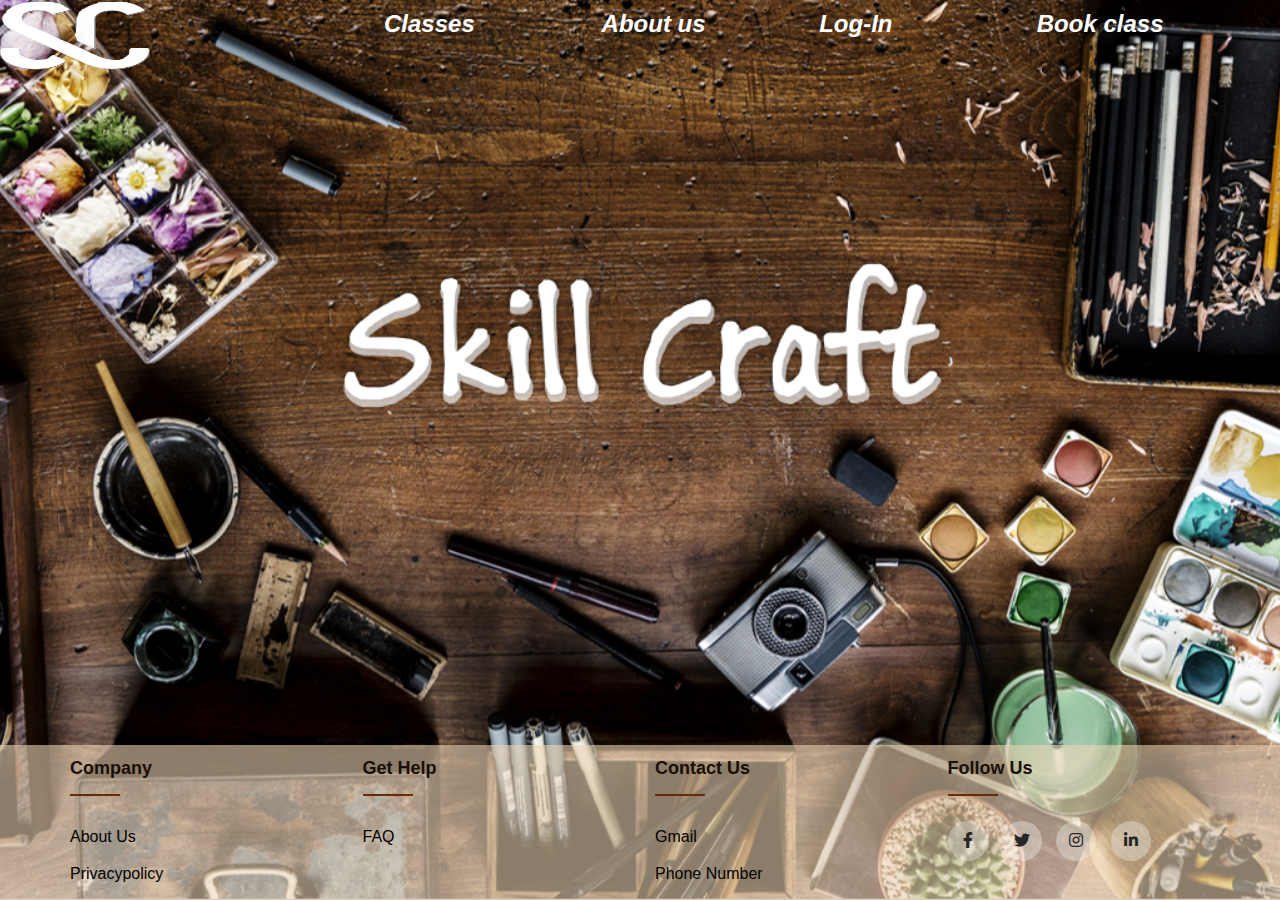
<file: index.html>
<!DOCTYPE html>
<html>
<head>
<title>Skillcraft</title>
<link rel="icon" type="image/x-icon" href="picture\1.png">
<meta charset="UTF-8">
<meta name="viewport" content="width=device-width, initial-scale=1">
<link rel="stylesheet" href="css/style.css">
<link rel="stylesheet" type="text/css" href="https://cdnjs.cloudflare.com/ajax/libs/font-awesome/5.15.1/css/all.min.css">
<style>
    body {
  background-image: url('Screenshot 2023-12-17 200511.png');
  min-height: 50%;
  background-position: center;
  background-size: cover;
}

</style>
</head>
<body>
    <ul>
            <li style="width:30%; float: left;" ><h4 style="text-align:left;"><a href="projet.html">
                <img src="picture\8.png" alt="Home" width="150" height="70">
            </a></h4></li>
            <li style="width: 17%; float: left;"><h4><div class="dropdown">
                Classes
                <div class="dropdown-content">
                  <a href="dance.html">Dance</a>
                  <a href="music.html">Music</a>
                  <a href="art.html">Art</a>
                  <a href="photograph.html">Photograph</a>
                </div>
              </div></h4></li>
            <li style="width: 17%; float: left;"><h4><a href="about.html">About us</a></h4></li>
            <li style="width: 17%; float: left;"><h4><a href="login.html">Log-In</a></h4></li>  
            <li style="width: 17%; float: left;"><h4><a href="bookclasses.html">Book class</a></h4></li> 
    </ul>
<footer class="footer">
    <div class="container">
        <div class="row">
            <div class="footer-col">
                <h4>company</h4>
                <ul>
                    <li><a href="about.html">about us</a></li>
                    <li><a href="privacypolicy.html">privacypolicy</a></li>
                </ul>
            </div>
            <div class="footer-col">
                <h4>get help</h4>
                <ul>
                    <li><a href="FAQ.html">FAQ</a></li></ul>
            </div>
            <div class="footer-col">
                <h4>contact us</h4>
                <ul>
                    <li><a href="mailto:skillcraft@gmail.com">gmail</a></li>
                    <li><a href="tel:76558767">phone number</a></li>
                </ul>
            </div>
            <div class="footer-col">
                <h4>follow us</h4>
                <div class="social-links">
                    <a href="https://www.facebook.com/photo/?fbid=122107455248128323&set=a.122107455290128323&__tn__=%3C"><i class="fab fa-facebook-f"></i></a>
                    <a href="https://twitter.com/Skill_crafters/photo"><i class="fab fa-twitter"></i></a>
                    <a href="https://www.instagram.com/skillcraft017/"><i class="fab fa-instagram"></i></a>
                    <a href="https://www.linkedin.com/company/skill-craft"><i class="fab fa-linkedin-in"></i></a>
                </div>
            </div>
        </div>
    </div>
</footer>
</body>
</html>
</file>
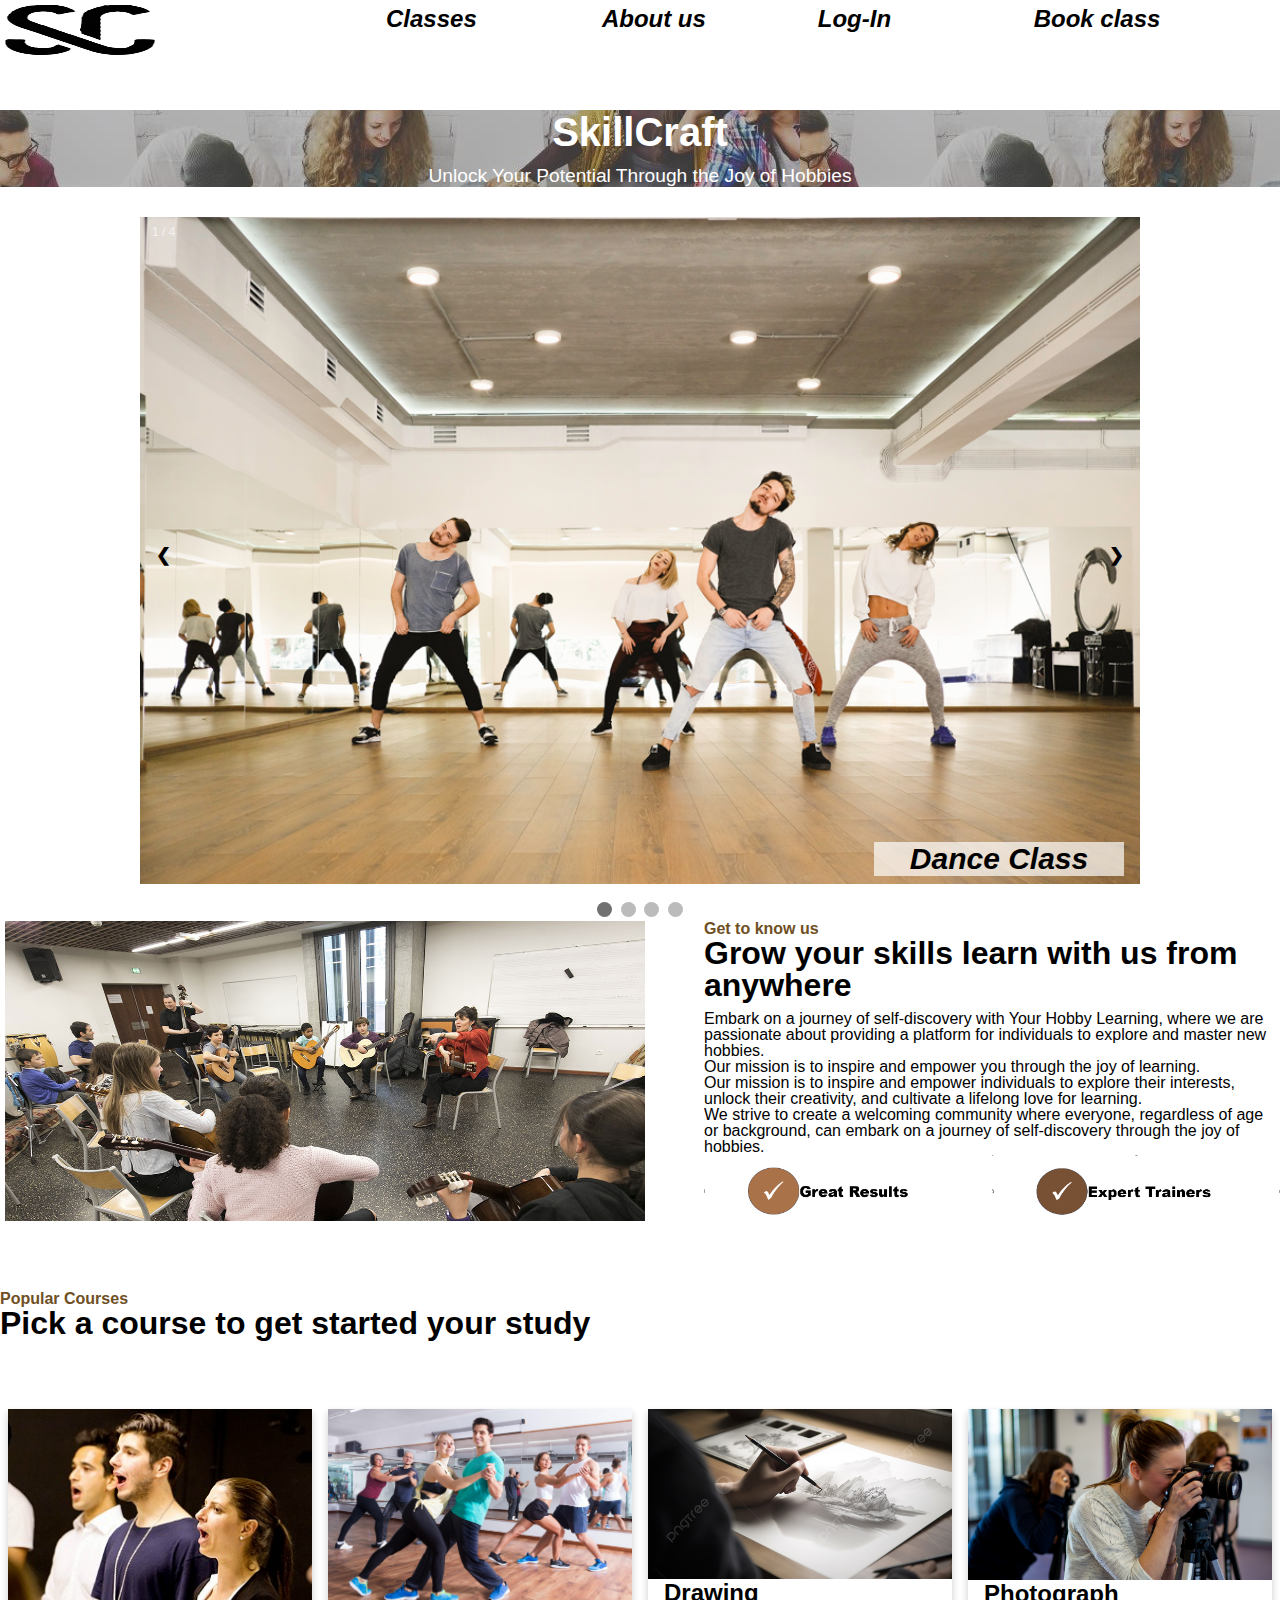
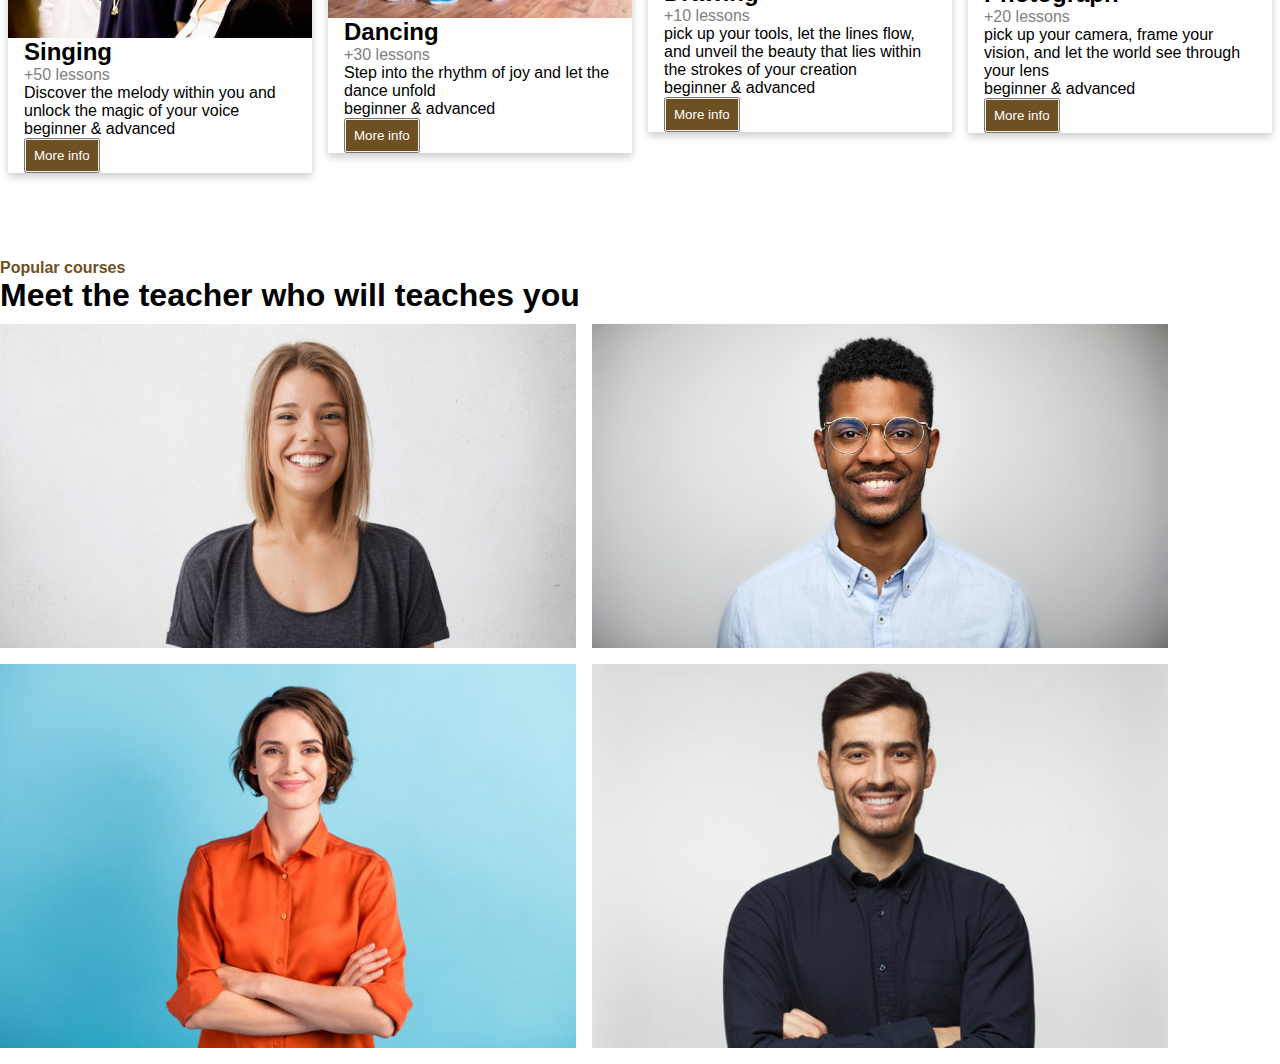
<file: about.html>
<!DOCTYPE html>
<html>
<head>
<title>About us-Skillcraft</title>
<link rel="icon" type="image/x-icon" href="picture\1.png">
<meta charset="UTF-8">
<meta name="viewport" content="width=device-width, initial-scale=1">
<link rel="stylesheet" href="css/style2.css">
<style>
  header {
              text-align: center;
              margin-top: 100px;
              margin-bottom: 30px;
              color: #ffffff;
              background-image:url('hobbies.jpg');
          }
</style>
</head>
<body>
<div class="sticky">
  <ul>
    <li style="width:30%; float: left;" ><h4 style="text-align:left;"><a href="projet.html">
        <img src="picture\1.png" alt="Home" width="150" height="50">
    </a></h4></li>
    <li style="width: 17%; float: left;"><h4><div class="dropdown">
        Classes
        <div class="dropdown-content">
          <a href="dance.html">Dance</a>
          <a href="music.html">Music</a>
          <a href="art.html">Art</a>
          <a href="photograph.html">Photograph</a>
        </div>
      </div></h4></li>
    <li style="width: 17%; float: left;"><h4><a href="about.html">About us</a></h4></li>
    <li style="width: 17%; float: left;"><h4><a href="login.html">Log-In</a></h4></li>
    <li style="width: 17%; float: left;"><h4><a href="bookclasses.html">Book class</a></h4></li>    
</ul>
</div>

<header>
    <h1 style="font-size: 2.5em; color: white;">SkillCraft</h1>
    <p style="font-size: 1.2em;">Unlock Your Potential Through the Joy of Hobbies</p>
</header>
<div class="slideshow-container">

  <div class="mySlides fade">
    <div class="numbertext">1 / 4</div>
    <img src="picture\Dance-Studio-for-Adults.jpg" style="width:100%">
    <div class="text1">Dance Class</div>
  </div>
  
  <div class="mySlides fade">
    <div class="numbertext">2 / 4</div>
    <img src="picture\Wenger_1712_SA_IMAGE.jpg" style="width:100%">
    <div class="text1">Music Class</div>
  </div>
  
  <div class="mySlides fade">
    <div class="numbertext">3 / 4</div>
    <img src="picture\draw-class900.jpg" style="width:100%">
    <div class="text1">Art class</div>
  </div>
  
  <div class="mySlides fade">
    <div class="numbertext">4 / 4</div>
    <img src="picture\Still-life-direction.jpg" style="width:100%">
    <div class="text1">photograph class</div>
  </div>

  <a class="prev" onclick="plusSlides(-1)">❮</a>
  <a class="next" onclick="plusSlides(1)">❯</a>
  
  </div>
  <br>
  
  <div style="text-align:center">
    <span class="dot" onclick="currentSlide(1)"></span> 
    <span class="dot" onclick="currentSlide(2)"></span> 
    <span class="dot" onclick="currentSlide(3)"></span> 
    <span class="dot" onclick="currentSlide(4)"></span> 
  </div>
  
  <script>
  let slideIndex = 1;
  showSlides(slideIndex);
  
  function plusSlides(n) {
    showSlides(slideIndex += n);
  }
  
  function currentSlide(n) {
    showSlides(slideIndex = n);
  }
  
  function showSlides(n) {
    let i;
    let slides = document.getElementsByClassName("mySlides");
    let dots = document.getElementsByClassName("dot");
    if (n > slides.length) {slideIndex = 1}    
    if (n < 1) {slideIndex = slides.length}
    for (i = 0; i < slides.length; i++) {
      slides[i].style.display = "none";  
    }
    for (i = 0; i < dots.length; i++) {
      dots[i].className = dots[i].className.replace(" active", "");
    }
    slides[slideIndex-1].style.display = "block";  
    dots[slideIndex-1].className += " active";
  }
  </script>


<img class="img_deg" src="picture\conservatoire-interieur-classe-1200x630.jpg" alt="conservatoire">
<div class="paragraphe1">
    <h4>Get to know us</h4>
    <h1>Grow your skills learn with us from anywhere</h1>
        <p>Embark on a journey of self-discovery with Your Hobby Learning, where we are passionate about providing a platform for individuals to explore and master new hobbies.<br>
         Our mission is to inspire and empower you through the joy of learning.<br>
         Our mission is to inspire and empower individuals to explore their interests, unlock their creativity, and cultivate a lifelong love for learning.<br>
        We strive to create a welcoming community where everyone, regardless of age or background, can embark on a journey of self-discovery through the joy of hobbies.</p>
        <img class="img" src="picture\1 (2).png" >
        <img class="img" src="picture\2.png">
        </h2>
</div>
<div class="paragraphe2">
    <h4>Popular Courses</h4>
    <h1>Pick a course to get started your study</h1>
</div>
<div class="row">
  <div class="column">
    <div class="card">
      <img src="picture\3.jpg" alt="Music" style="width:100%">
      <div class="container">
        <h2>Singing</h2>
        <p class="title">+50 lessons</p>
        <p>Discover the melody within you and unlock the magic of your voice</p>
        <p>beginner & advanced</p>
        <p><button class="button"><a href="signin.html">More info</a></button></p>
      </div>
    </div>
  </div>

  <div class="column">
    <div class="card">
      <img src="picture\4.jpg" alt="Dance" style="width:100%">
      <div class="container">
        <h2>Dancing</h2>
        <p class="title">+30 lessons</p>
        <p>Step into the rhythm of joy and let the dance unfold</p>
        <p>beginner & advanced</p>
        <p><button class="button"><a href="dance.html">More info</a></button></p>
      </div>
    </div>
  </div>
  
  <div class="column">
    <div class="card">
      <div class="img1"><img src="picture\5.jpg" alt="Draws" style="width:100%"></div>
      <div class="container">
        <h2>Drawing</h2>
        <p class="title">+10 lessons</p>
        <p> pick up your tools, let the lines flow, and unveil the beauty that lies within the strokes of your creation</p>
        <p>beginner & advanced</p>
        <p><button class="button"><a href="drawing.html">More info</a></button></p>
      </div>
    </div>
  </div>

  <div class="column">
    <div class="card">
      <img src="picture\6.jpg" alt="Photograph" style="width:100%">
      <div class="container">
        <h2>Photograph</h2>
        <p class="title">+20 lessons</p>
        <p> pick up your camera, frame your vision, and let the world see through your lens</p>
        <p>beginner & advanced</p>
        <p><button class="button"><a href="photograph.html">More info</a></button></p>
      </div>
    </div>
  </div>
</div>
<div class="paragraphe3">
  <h4>Popular courses</h4>
  <h1>Meet the teacher who will teaches you</h1>
</div>
<div class="row">
<div class="container1">
  <img src="picture\dance.jpg" alt="Avatar" class="image">
  <div class="overlay">
    <div class="text">
      <b><h1 style="color: black;">Emily Turner</h1></b>
      <h3>a passionate and experienced dance instructor known for her dynamic teaching style.<br>
       With a background in various dance forms such as contemporary, ballet, and salsa</h3>
      </div>
  </div>
</div>

<div class="container1">
  <img src="picture\draw.jpg" alt="Avatar" class="image">
  <div class="overlay">
    <div class="text">
      <h1 style="color: black;"><b>Alexander Mitchell</b></h1>
      <h3>dedicated and inspiring drawing instructor who brings passion and precision to the world of art.<br> With a background in fine arts and illustration,</h3>
    </div>
  </div>
</div>

<div class="container1">
  <img src="picture\photograph.jpg" alt="Avatar" class="image">
  <div class="overlay">
    <div class="text">
      <h1 style="color: black;"><b>Rachel Bennett</b></h1>
      <h3>a talented and visionary photographer capturing moments with a keen eye for detail.<br> With a background in fine arts and a passion for storytelling through visuals</h3>
    </div>
  </div>
</div>

<div class="container1">
  <img src="picture\singer.jpg" alt="Avatar" class="image">
  <div class="overlay">
    <div class="text">
      <h1 style="color: black;"><b>Michael Anderson</b></h1>
      <h3>charismatic and soulful male singer known for his captivating voice and dynamic stage presence.<br> With a background in various genres, including pop and R&B</h3>
    </div>
  </div>
</div>
</div>
</body>
</html>
</file>
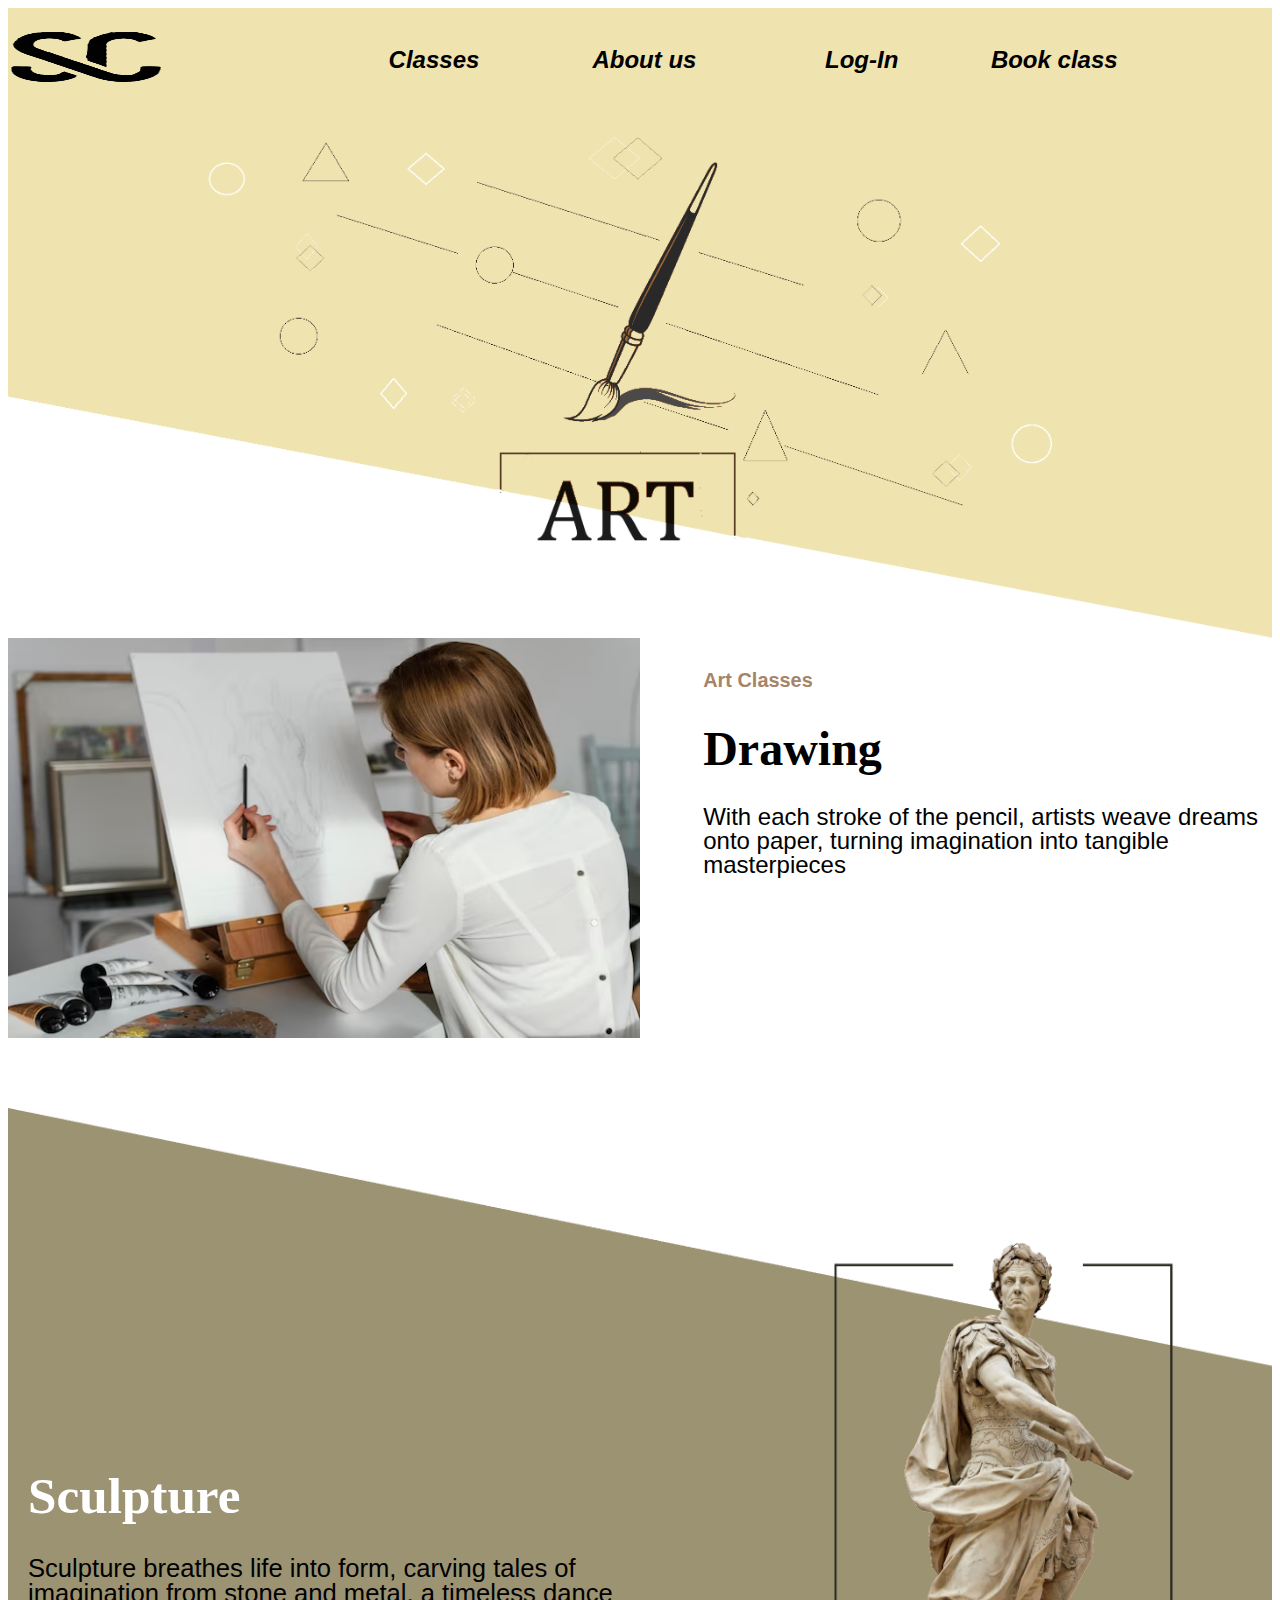
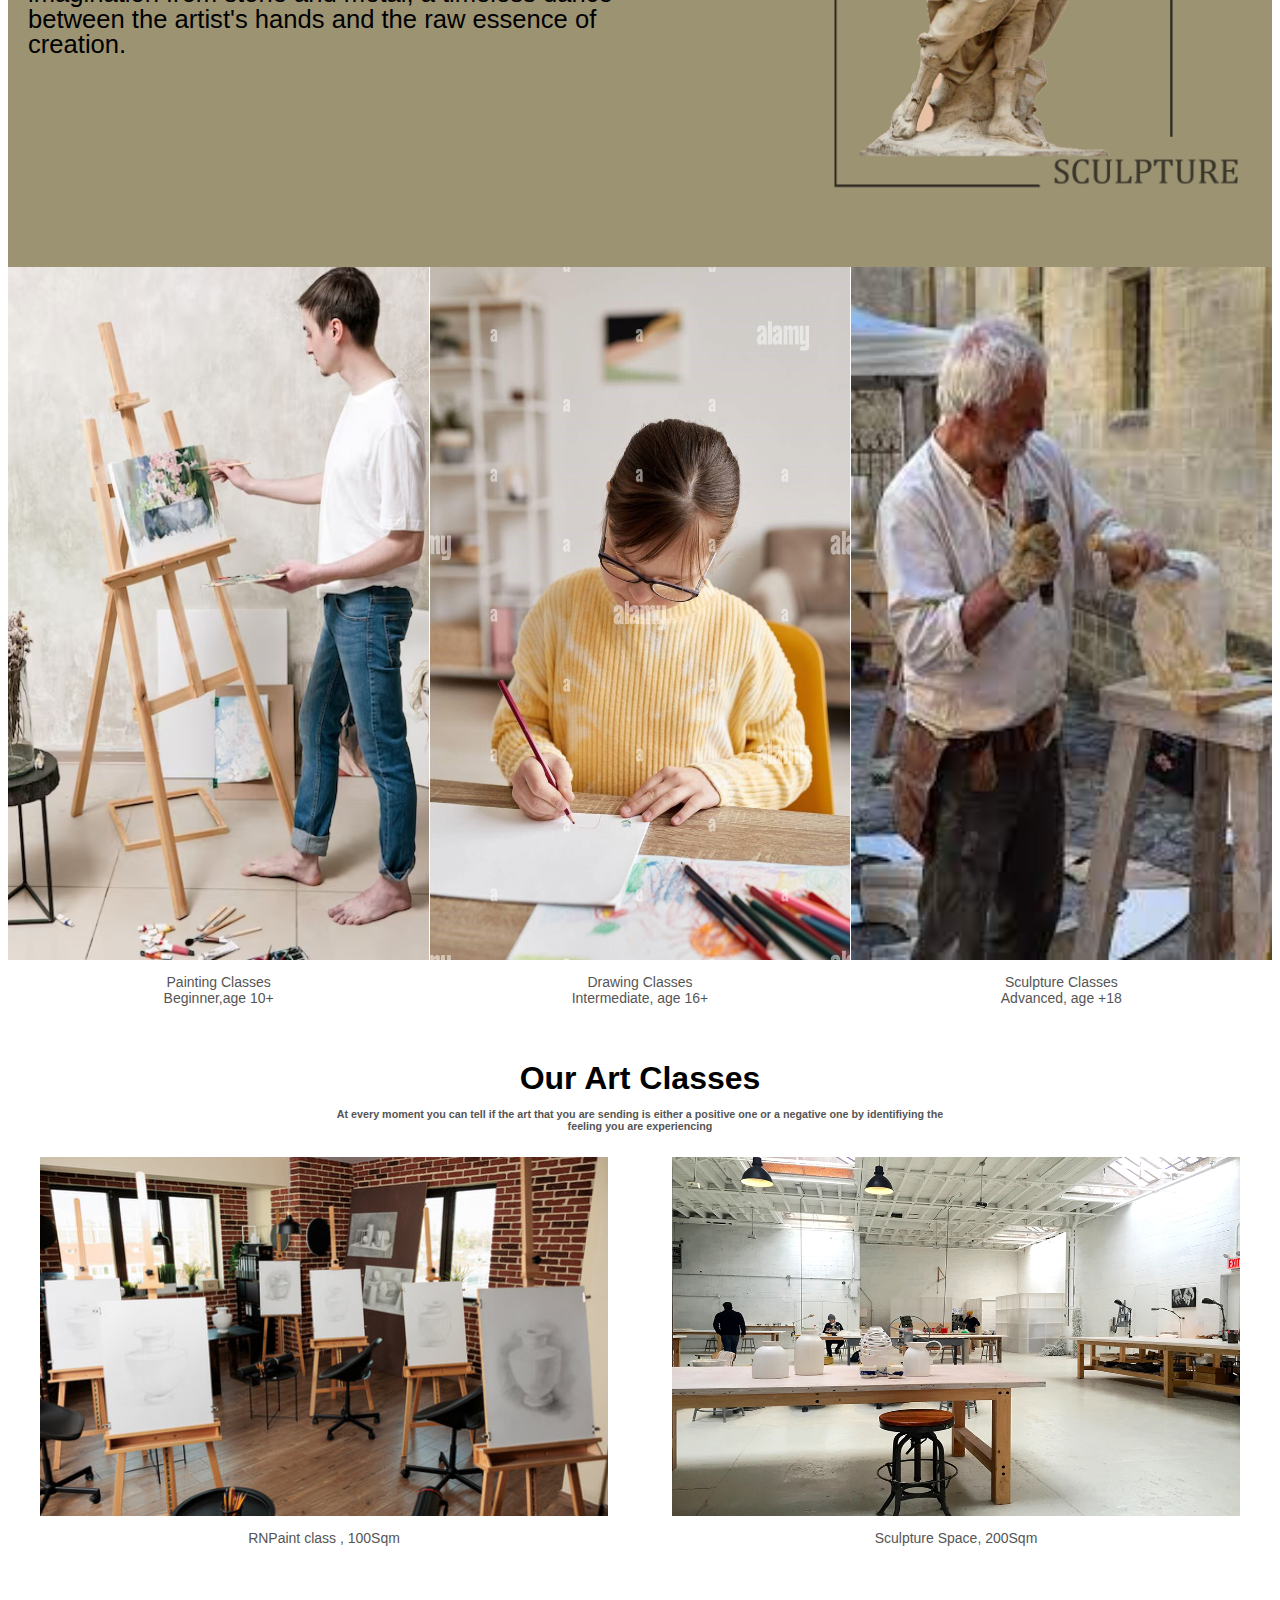
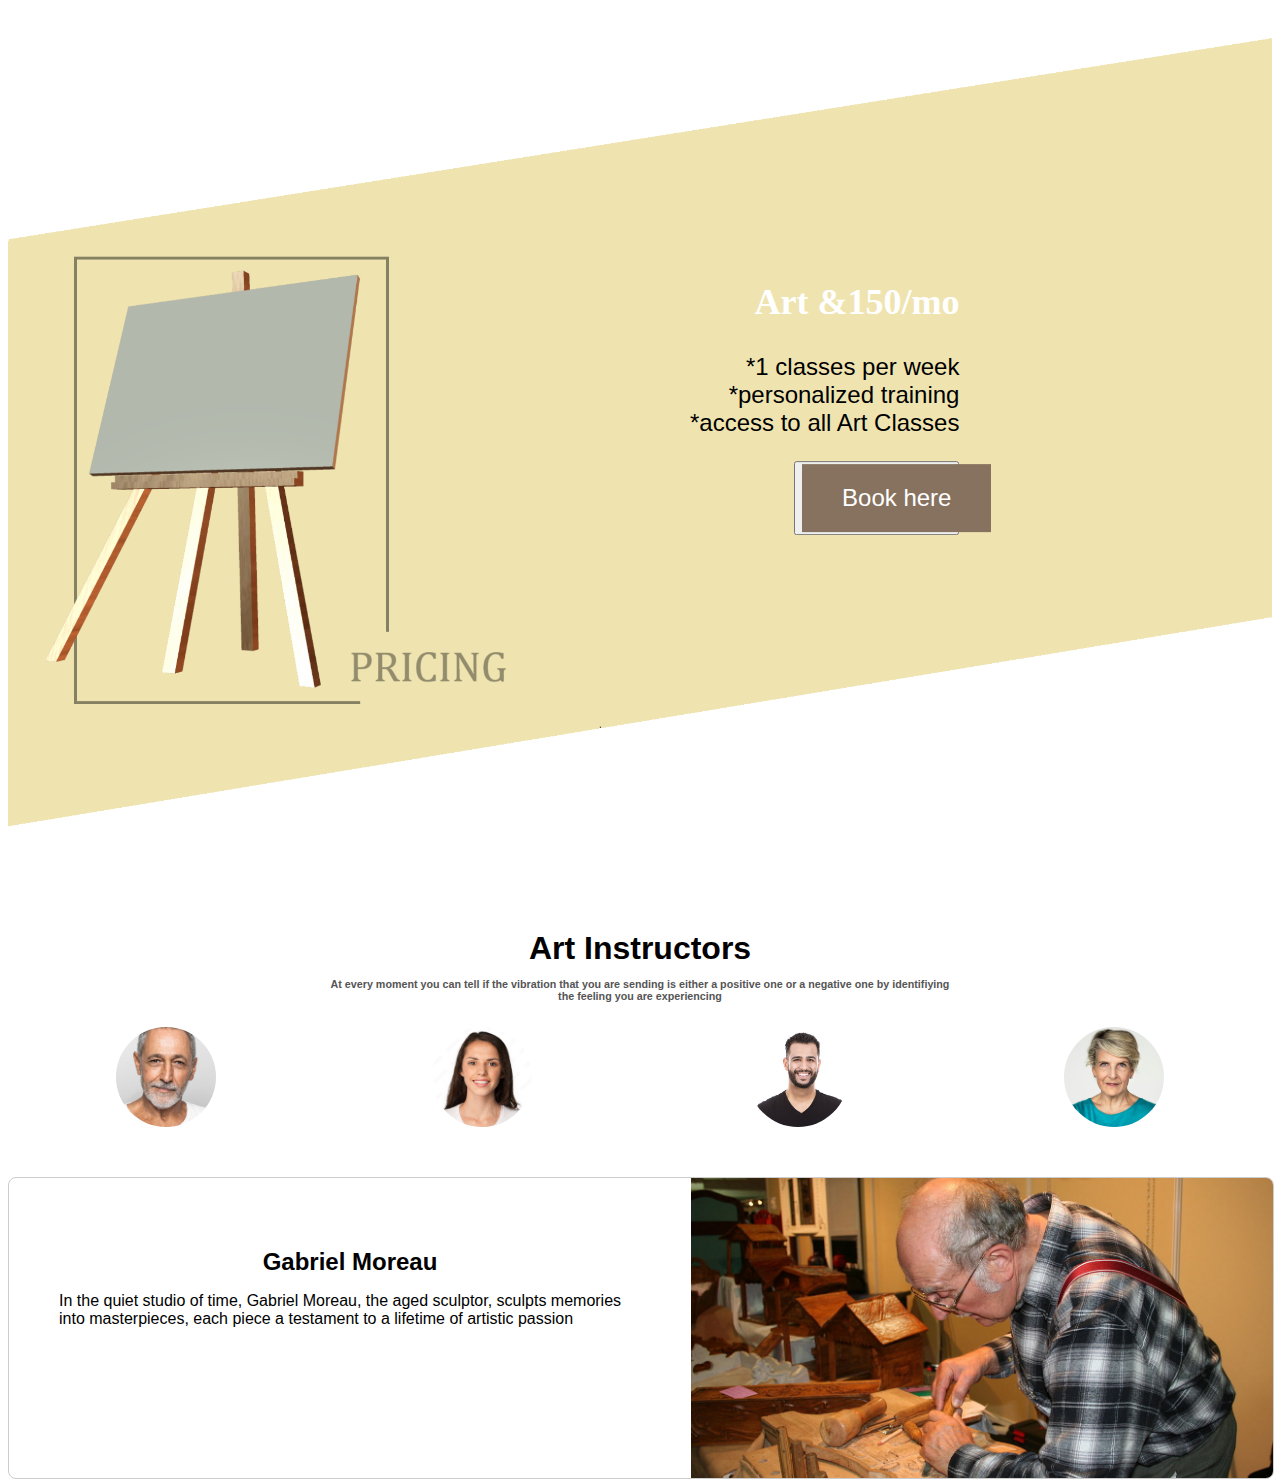
<file: art.html>
<!DOCTYPE html>
<html>
<head>
<title>Art-Skillcraft</title>
<link rel="icon" type="image/x-icon" href="picture\1.png">
<meta charset="UTF-8">
<meta name="viewport" content="width=device-width, initial-scale=1">
<link rel="stylesheet" href="css/style3.css">
<link rel="stylesheet" type="text/css" href="https://cdnjs.cloudflare.com/ajax/libs/font-awesome/5.15.1/css/all.min.css">
<style>

    body {
  background-color: rgb(255, 255, 255);
  min-height: 50%;
  background-position: center;
  background-size: cover;
}
div.bar{
  background-color: #EFE4B0;
}
.text-overlay {
    top: 75%;
}
.gallery-item {
    width: 33.3%;
}
</style>
</head>
<body>
  <div class="bar">
    <table style="width:100% ; height:1cm; position: top;">
        <tr>
            <td style="width:30%"><h4 style="text-align:left;"><a href="projet.html">
                <img src="picture\1.png" alt="Home" width="150" height="50">
            </a></h4></td>
            <td><h4><div class="dropdown">
                Classes
                <div class="dropdown-content">
                  <a href="dance.html">Dance</a>
                  <a href="music.html">Music</a>
                  <a href="art.html">Art</a>
                  <a href="photograph.html">Photograph</a>
                </div>
              </div></h4></td>
            <td><h4><a href="about.html">About us</a></h4></td>
            <td><h4><a href="login.html">Log-In</a></h4></td>
            <td><h4><a href="bookclasses.html">Book class</a></h4></td>
        </tr>    
    </table>
</div>
    <img class="img1" src="picture\art.png" alt="art">
    <img class="img_deg" src="young-woman-drawing.avif" alt="drawing">
    <div class="paragraphe1">
        <h5 style="color: #a68467;">Art Classes</h5>
        <h1 style="font-family: Georgia, 'Times New Roman', Times, serif;">Drawing</h1>
            <p>With each stroke of the pencil, artists weave dreams onto paper, turning imagination into tangible masterpieces</p>
    </div>

   <div class="container">
        <img class="img1" src="picture\sculpture.png" alt="sculpture">
        <div class="text-overlay">
          <h1 style="font-family: Georgia, 'Times New Roman', Times, serif;">Sculpture</h1>
            <p>Sculpture breathes life into form, carving tales of imagination from stone and metal, a timeless dance between the artist's hands and the raw essence of creation.</p>
        </div>
    </div>
    <div class="gallery">
    
      <div class="gallery-item">
          <img src="picture\art2.avif" alt="painting">
          <p class="image-caption">Painting Classes<br>Beginner,age 10+</p>
      </div>
      
      <div class="gallery-item">
          <img src="picture\art3.jpg" alt="drawing">
          <p class="image-caption">Drawing Classes<br>Intermediate, age 16+</p>
      </div>

        <div class="gallery-item">
          <img src="picture\art1.jpg" alt="sculpture">
          <p class="image-caption">Sculpture Classes<br>Advanced, age +18</p>
      </div>
      
  </div>

<h1 style="text-align: center; margin-top: 100px;">Our Art Classes</h1>
<h6 style="color: #555; text-align: center; width: 50% ; margin-left: 25%;margin-right: 25%;margin-top: -10px;">At every moment you can tell if the art that you are sending is either a positive one or a negative one by identifiying the feeling you are experiencing</h6>

<div class="dancehallgallery">
  <div class="dancehall">
      <img src="picture\artclass1.jpg" alt="artclass1">
      <p class="image-caption">RNPaint class , 100Sqm</p>
    </div>
  
  <div class="dancehall">
      <img src="picture\artclass2.jpeg" alt="artclass2">
      <p class="image-caption">Sculpture Space, 200Sqm</p>
    </div>
</div>
    <div class="container1">
      <img class="img1" src="picture\drawingboard.png" alt="drawingboard">
      <div class="text-overlay1">
        <h2 style="font-family: Georgia, 'Times New Roman', Times, serif;">Art    &150/mo</h2>
          <p>*1 classes per week<br>*personalized training<br>*access to all Art Classes</p>
          <button class="button"><a href="bookclasses.html">Book here</a> </button>
      </div>
  </div>
  <h1 style="text-align: center; margin-top: 100px;">Art Instructors</h1>
<h6 style="color: #555; text-align: center; width: 50% ; margin-left: 25%;margin-right: 25%;margin-top: -10px;">At every moment you can tell if the vibration that you are sending is either a positive one or a negative one by identifiying the feeling you are experiencing</h6>

<div class="circle-container">
  <div class="circle">
      <img src="picture\close-up-senior-man-with-grey-hair_23-2148783578.avif" alt="Art Instructors">
  </div>
  <div class="circle">
      <img src="picture\artinstructors2.jpg" alt="Art Instructors">
  </div>
  <div class="circle">
      <img src="picture\artinstructors1.jpg" alt="Art Instructors">
  </div>
  <div class="circle">
      <img src="picture\artinstructors3.jpg" alt="Art Instructors">
  </div>
</div>

 <div class="info-box">
        <div class="text">
            <h2 style="text-align: center;">Gabriel Moreau</h2>
            <p>In the quiet studio of time, Gabriel Moreau, the aged sculptor, sculpts memories into masterpieces, each piece a testament to a lifetime of artistic passion</p>
          </div>
        <div class="image">
            <img src="picture\sculpteure.jpeg" alt="Gabriel Moreau">
        </div>
    </div>
</body>
</html>
</file>
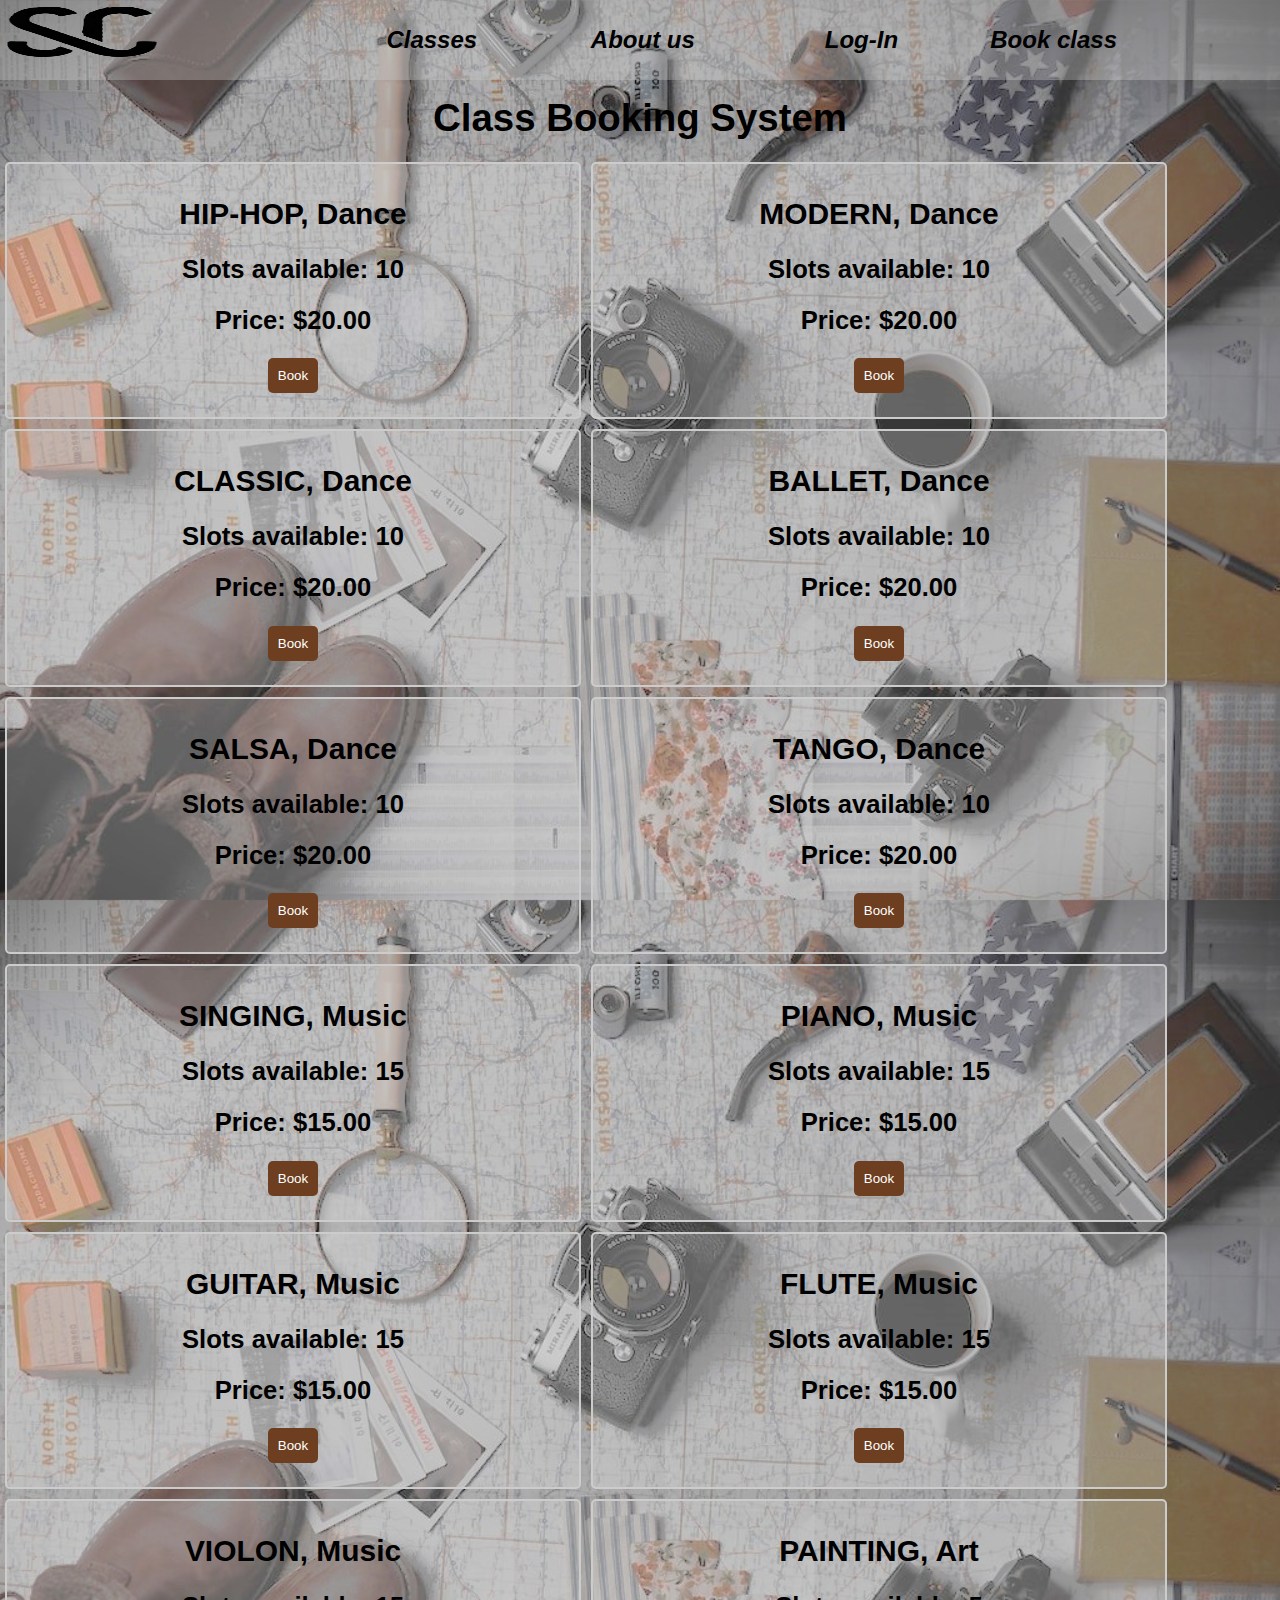
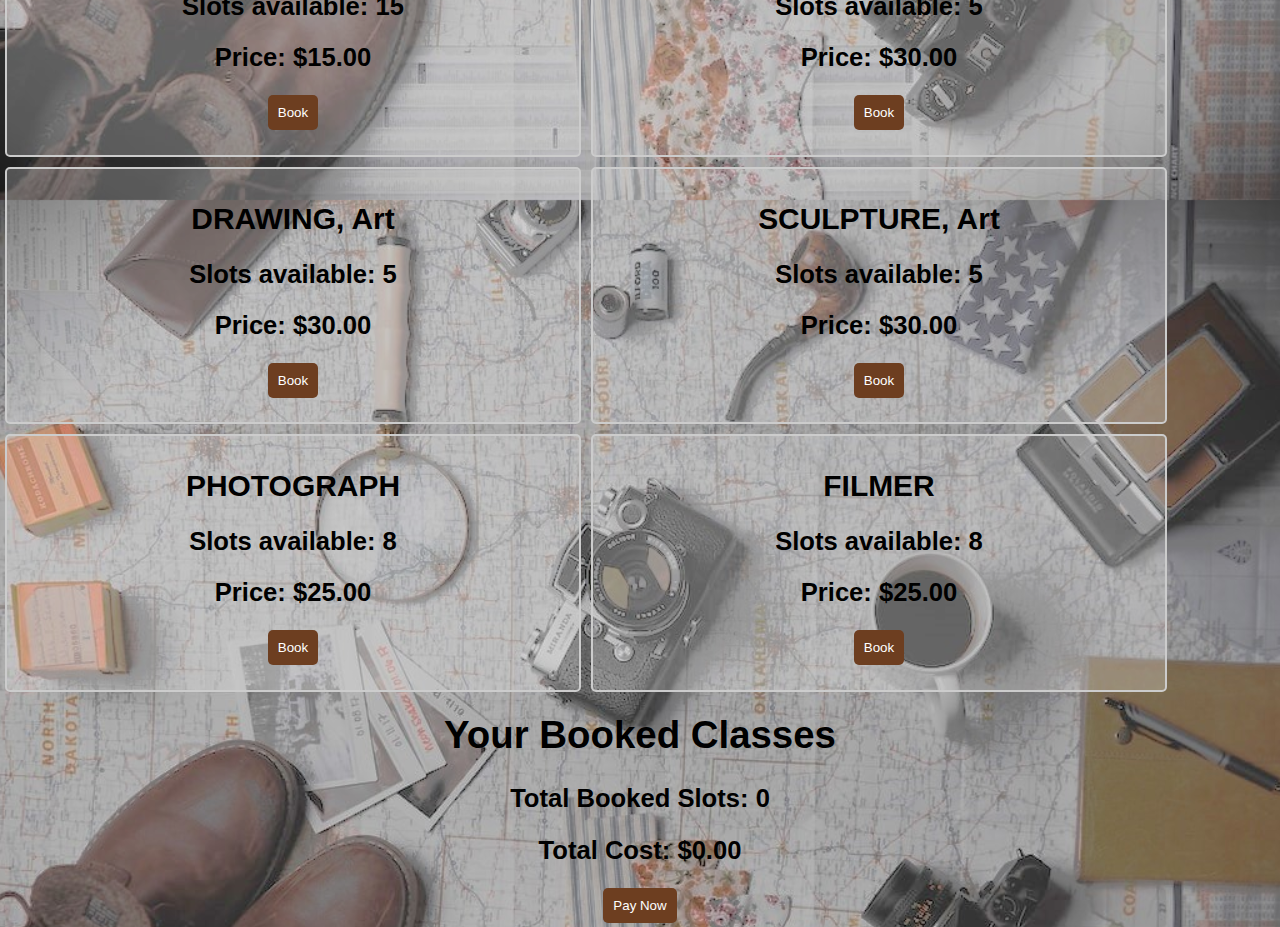
<file: bookclasses.html>
<!DOCTYPE html>
<html>
<head>
<title>Bookclasses-Skillcraft</title>
<link rel="icon" type="image/x-icon" href="picture\1.png">
<meta charset="UTF-8">
<meta name="viewport" content="width=device-width, initial-scale=1">
<link rel="stylesheet" href="css/style.css">
<link rel="stylesheet" type="text/css" href="https://cdnjs.cloudflare.com/ajax/libs/font-awesome/5.15.1/css/all.min.css">
<style>
    body {
  background-image: url('photo-1496950866446-3253e1470e8e.jpeg');
  min-height: 50%;
  background-position: center;
  background-size: cover;
}
 .class-container {
            display: flex;
            flex-wrap: wrap;
            text-align: center;
            font-size: 2vw;
        }
.class-card {
            border: 2px solid #ccc;
            border-radius: 5px;
            margin: 5px;
            padding: 20px;
            width: 45%;
            height: 100%;
            background-color: rgba(255, 255, 255, 0.233);
        }
button {
            background-color: rgb(109, 62, 32);
            color: white;
            padding: 10px;
            border: none;
            border-radius: 5px;
            cursor: pointer;
        }
        button:hover {
            background-color:rgb(67, 44, 30);
        }
        h4 a{
    color: rgb(0, 0, 0);
}
.bookClass{
text-align: center;
font-size: 2vw;
}
h4 :hover{
    color: rgb(141, 93, 55);
}

.dropdown {
  color: rgb(0, 0, 0);
}

.dropdown-content {
  background-color: rgba(160, 160, 160, 0.512);
}
.dropdown-content :hover{
    color: rgb(141, 93, 55);
}
.dropdown-content a {
  color: rgb(0, 0, 0);
}
div.sticky {
  top: 0;
  padding: 5px;
  background-color: #cccccc5a;
}
p{
    font-weight: bold;
}
h2 {
    font-weight: bolder;
}
h1{
    font-weight: bolder;
    text-align: center;
    font-size: 3vw;
}
</style>
</head>
<body>
    <div class="sticky">
        <table style="width:100% ; height:1cm; position: top;">
            <tr>
                <td style="width:30%"><h4 style="text-align:left;"><a href="projet.html">
                    <img src="picture\1.png" alt="Home" width="150" height="50">
                </a></h4></td>
                <td><h4><div class="dropdown">
                    Classes
                    <div class="dropdown-content">
                      <a href="dance.html">Dance</a>
                      <a href="music.html">Music</a>
                      <a href="art.html">Art</a>
                      <a href="photograph.html">Photograph</a>
                    </div>
                  </div></h4></td>
                <td><h4><a href="about.html">About us</a></h4></td>
                <td><h4><a href="login.html">Log-In</a></h4></td>
                <td><h4><a href="bookclasses.html">Book class</a></h4></td>
            </tr>    
        </table>
    </div>
    
<div id="app">
    <h1>Class Booking System</h1>

    <div class="class-container" id="classContainer"></div>
<div class="bookClass">
    <h2>Your Booked Classes</h2>
    <ul id="bookedClasses"></ul>

    <p>Total Booked Slots: <span id="totalSlots">0</span></p>
    <p>Total Cost: $<span id="totalCost">0.00</span></p>

    <button onclick="pay()" >Pay Now</button
        ></div>
    
</div>

<script>
    document.addEventListener("DOMContentLoaded", function () {
        var availableClasses = [
            { name: "HIP-HOP, Dance", slots: 10, price: 20.00 },
            { name: "MODERN, Dance", slots: 10, price: 20.00 },
            { name: "CLASSIC, Dance", slots: 10, price: 20.00 },
            { name: "BALLET, Dance", slots: 10, price: 20.00 },
            { name: "SALSA, Dance", slots: 10, price: 20.00 },
            { name: "TANGO, Dance", slots: 10, price: 20.00 },
            { name: "SINGING, Music", slots: 15, price: 15.00 },
            { name: "PIANO, Music", slots: 15, price: 15.00 },
            { name: "GUITAR, Music", slots: 15, price: 15.00 },
            { name: "FLUTE, Music", slots: 15, price: 15.00 },
            { name: "VIOLON, Music", slots: 15, price: 15.00 },
            { name: "PAINTING, Art", slots: 5, price: 30.00 },
            { name: "DRAWING, Art", slots: 5, price: 30.00 },
            { name: "SCULPTURE, Art", slots: 5, price: 30.00 },
            { name: "PHOTOGRAPH", slots: 8, price: 25.00 },
            { name: "FILMER", slots: 8, price: 25.00 }
        ];

        var classContainer = document.getElementById("classContainer");

        var bookedClassesList = document.getElementById("bookedClasses");

        var totalSlotsElement = document.getElementById("totalSlots");
        var totalCostElement = document.getElementById("totalCost");

        totalBookedSlots = 0;
        totalCost = 0.00;

        availableClasses.forEach((cls) => {
            var classCard = document.createElement("div");
            classCard.className = "class-card";
            classCard.innerHTML = `
                <h3>${cls.name}</h3>
                <p>Slots available: ${cls.slots}</p>
                <p>Price: $${cls.price.toFixed(2)}</p>
                <button onclick="bookClass('${cls.name}', ${cls.slots}, ${cls.price})">Book</button>
            `;
            classContainer.appendChild(classCard);
        });

        window.bookClass = function (className, slots, price) {
            var confirmation = confirm(`Do you want to book ${slots} slots for ${className} for $${price.toFixed(2)}?`);
            if (confirmation) {
                var bookedItem = document.createElement("li");
                bookedItem.textContent = `${className}: ${slots} slots booked - $${(slots * price).toFixed(2)}`;
                bookedClassesList.appendChild(bookedItem);

                totalBookedSlots += slots;
                totalCost += slots * price;

                totalSlotsElement.textContent = totalBookedSlots;
                totalCostElement.textContent = totalCost.toFixed(2);
            }
        };

        window.pay = function () {
            if (totalCost > 0) {
                alert(`Payment successful! Total amount paid: $${totalCost.toFixed(2)}`);
               bookedClassesList.innerHTML = "";
                totalBookedSlots = 0;
                totalCost = 0.00;
                totalSlotsElement.textContent = totalBookedSlots;
                totalCostElement.textContent = totalCost.toFixed(2);
            } else {
                alert("No classes booked. Please book some classes before making a payment.");
            }
        };
    });
</script>
</body>
</html>
</file>
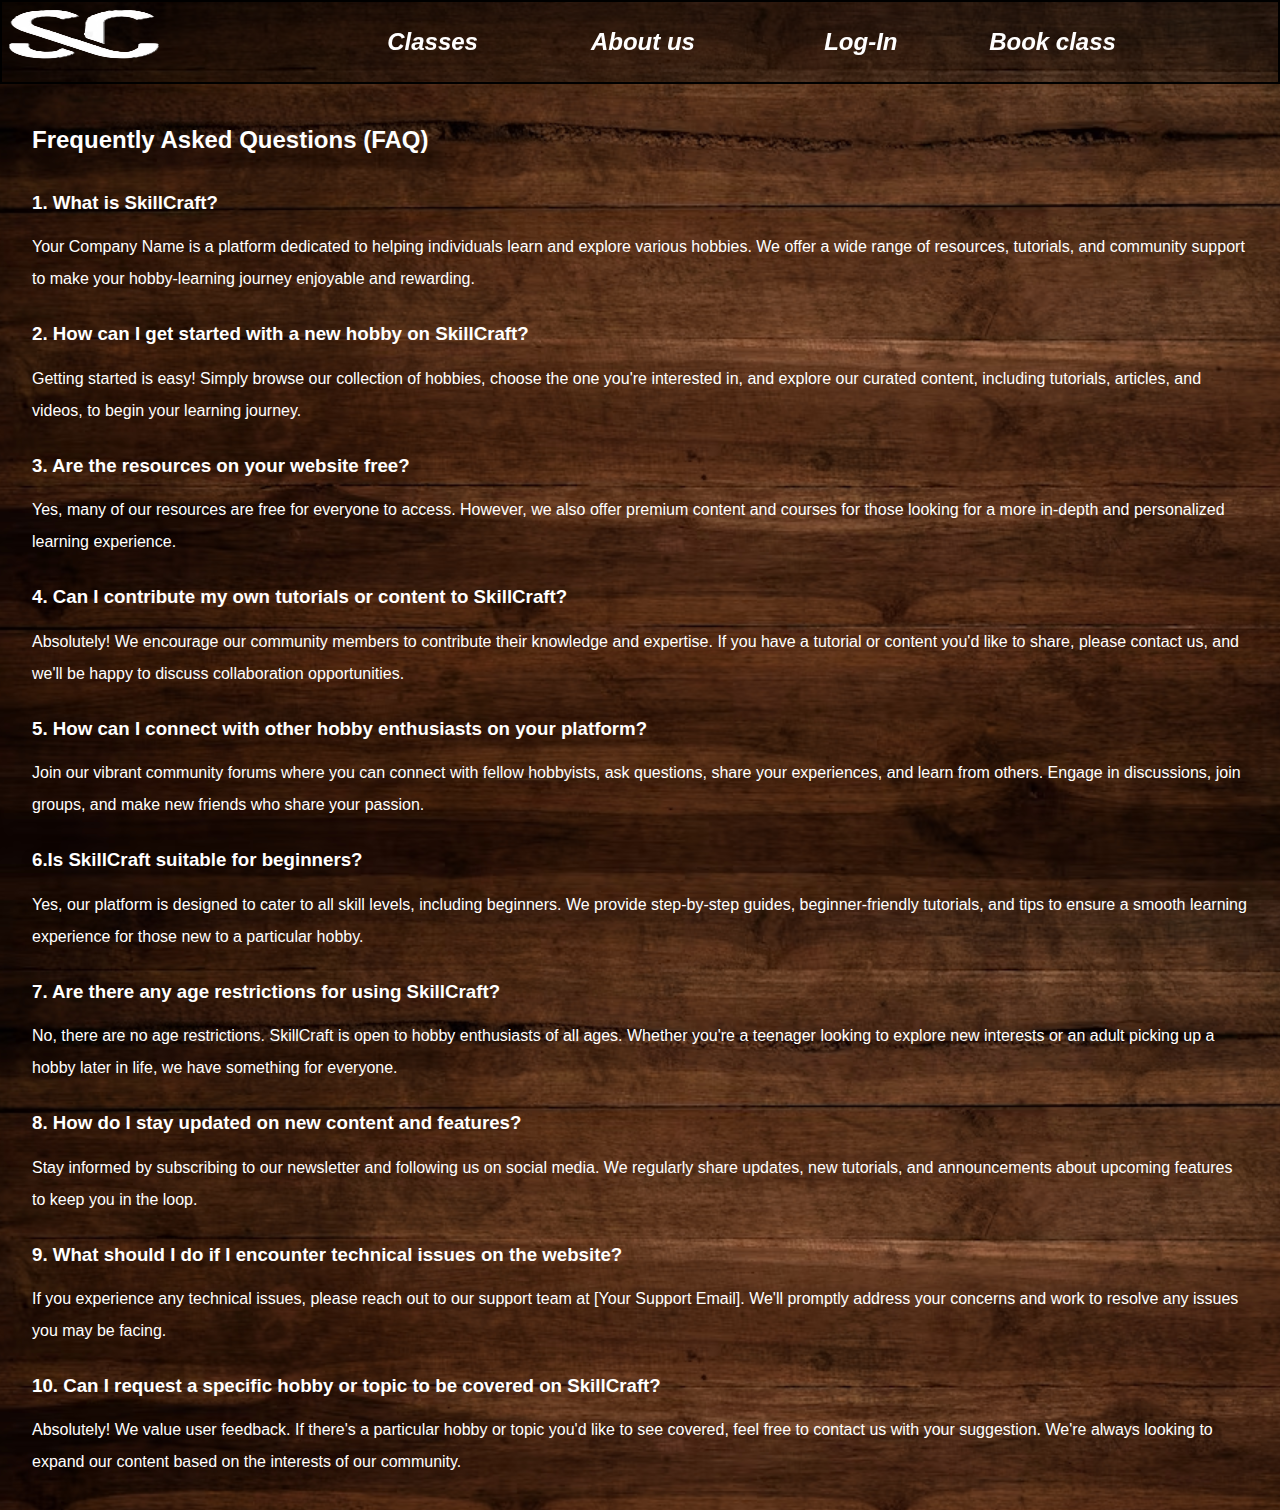
<file: FAQ.html>
<!DOCTYPE html>
<html>
<head>
<title>FAQ-Skillcraft</title>
<link rel="icon" type="image/x-icon" href="picture\1.png">
<meta charset="UTF-8">
<meta name="viewport" content="width=device-width, initial-scale=1">
<link rel="stylesheet" href="css/style.css">
<link rel="stylesheet" type="text/css" href="https://cdnjs.cloudflare.com/ajax/libs/font-awesome/5.15.1/css/all.min.css">
<style>
    div.sticky {
  position: -webkit-sticky;
  position: sticky;
  top: 0;
  padding: 5px;
  background-color: #0000005d;
  border: 2px solid #000000;
}
body {
  background-image: url('2.avif');
  min-height: 50%;
  background-position: center;
  background-size: cover;
}

table, th, td{
    height:fit-content;
}
#faq {
    padding: 2em;
    color: white;
}

.faq-item {
    margin-top: 20px;
    color:white;
}

.faq-item h3 {
    margin-bottom: 10px;
}

</style>
</head>
<body>
<div class="sticky">
    <table style="width:100% ; height:1cm; position: top;">
        <tr>
            <td style="width:30%"><h4 style="text-align:left;"><a href="projet.html">
                <img src="picture\8.png" alt="Home" width="150" height="50">
            </a></h4></td>
            <td><h4><div class="dropdown">
                Classes
                <div class="dropdown-content">
                  <a href="dance.html">Dance</a>
                  <a href="music.html">Music</a>
                  <a href="drawing.html">Drawing</a>
                  <a href="photograph.html">Photograph</a>
                </div>
              </div></h4></td>
            <td><h4><a href="about.html">About us</a></h4></td>
            <td><h4><a href="login.html">Log-In</a></h4></td>
            <td><h4><a href="bookclasses.html">Book class</a></h4></td>
        </tr>    
    </table>
</div>
<section id="faq">
    <h2 >Frequently Asked Questions (FAQ)</h2>

    <div class="faq-item">
        <h3>1. What is SkillCraft?</h3>
        <p>Your Company Name is a platform dedicated to helping individuals learn and explore various hobbies. We offer a wide range of resources, tutorials, and community support to make your hobby-learning journey enjoyable and rewarding.</p>
    </div>

    <div class="faq-item">
        <h3>2. How can I get started with a new hobby on SkillCraft?</h3>
        <p>Getting started is easy! Simply browse our collection of hobbies, choose the one you're interested in, and explore our curated content, including tutorials, articles, and videos, to begin your learning journey.</p>
    </div>

    <div class="faq-item">
        <h3>3. Are the resources on your website free?</h3>
        <p>Yes, many of our resources are free for everyone to access. However, we also offer premium content and courses for those looking for a more in-depth and personalized learning experience.</p>
    </div>

    <div class="faq-item">
        <h3>4. Can I contribute my own tutorials or content to SkillCraft?</h3>
        <p>Absolutely! We encourage our community members to contribute their knowledge and expertise. If you have a tutorial or content you'd like to share, please contact us, and we'll be happy to discuss collaboration opportunities.</p>
    </div>

    <div class="faq-item">
        <h3>5. How can I connect with other hobby enthusiasts on your platform?</h3>
        <p>Join our vibrant community forums where you can connect with fellow hobbyists, ask questions, share your experiences, and learn from others. Engage in discussions, join groups, and make new friends who share your passion.</p>
    </div>

    <div class="faq-item">
        <h3>6.Is SkillCraft suitable for beginners?</h3>
        <p>Yes, our platform is designed to cater to all skill levels, including beginners. We provide step-by-step guides, beginner-friendly tutorials, and tips to ensure a smooth learning experience for those new to a particular hobby.</p>
    </div>

    <div class="faq-item">
        <h3>7. Are there any age restrictions for using SkillCraft?</h3>
        <p>No, there are no age restrictions. SkillCraft is open to hobby enthusiasts of all ages. Whether you're a teenager looking to explore new interests or an adult picking up a hobby later in life, we have something for everyone.</p>
    </div>

    <div class="faq-item">
        <h3>8. How do I stay updated on new content and features?</h3>
        <p>Stay informed by subscribing to our newsletter and following us on social media. We regularly share updates, new tutorials, and announcements about upcoming features to keep you in the loop.</p>
    </div>

    <div class="faq-item">
        <h3>9. What should I do if I encounter technical issues on the website?</h3>
        <p>If you experience any technical issues, please reach out to our support team at [Your Support Email]. We'll promptly address your concerns and work to resolve any issues you may be facing.</p>
    </div>

    <div class="faq-item">
            <h3>10. Can I request a specific hobby or topic to be covered on SkillCraft?</h3>
        <p>Absolutely! We value user feedback. If there's a particular hobby or topic you'd like to see covered, feel free to contact us with your suggestion. We're always looking to expand our content based on the interests of our community.</p>
    </div>

</section>
</body>
</html>
</file>
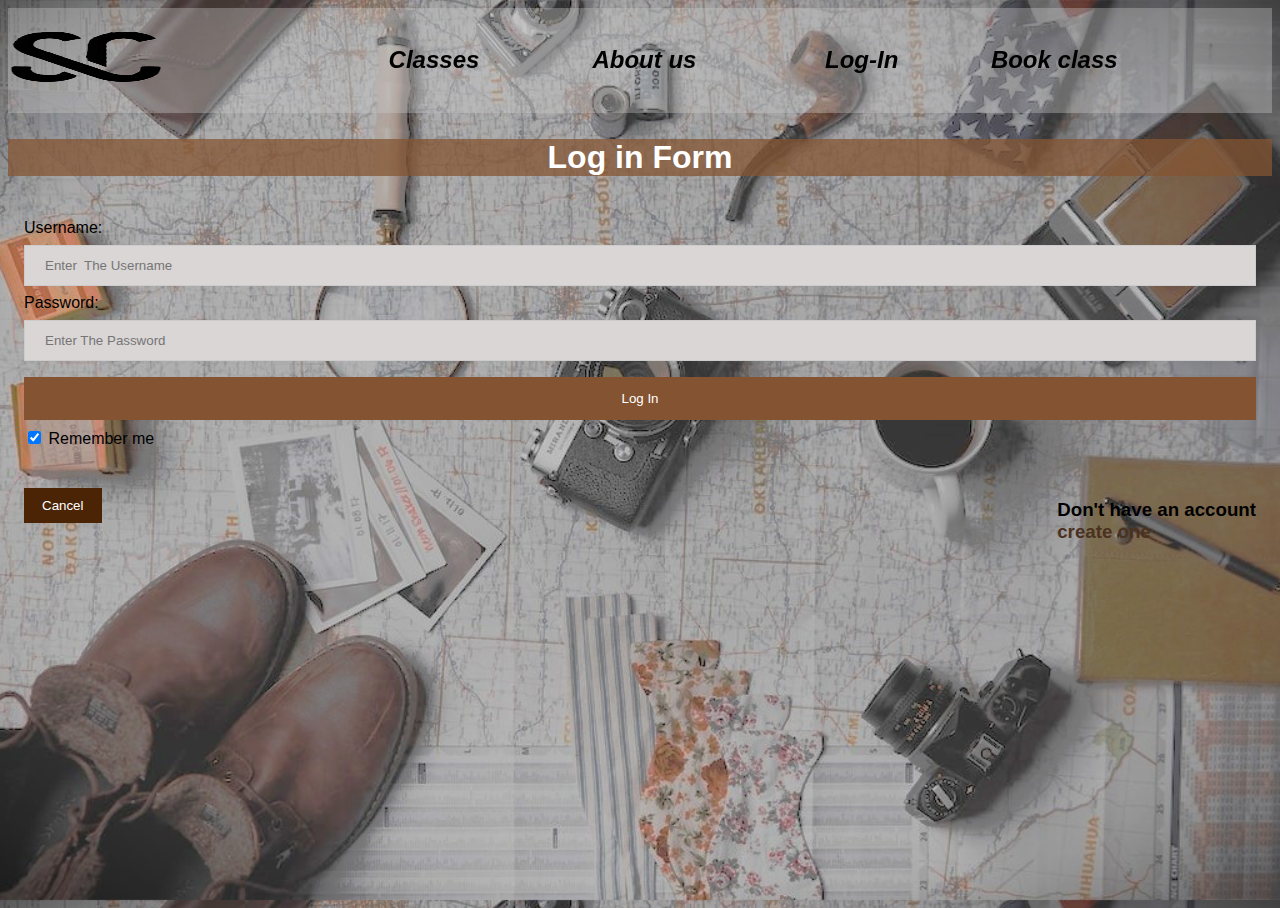
<file: login.html>
<!DOCTYPE html>
<html>
<head>
<title>Login-Skillcraft</title>
<link rel="icon" type="image/x-icon" href="picture\1.png">
<meta charset="UTF-8">
<meta name="viewport" content="width=device-width, initial-scale=1">
<link rel="stylesheet" href="css/style1.css">
<link rel="stylesheet" type="text/css" href="https://cdnjs.cloudflare.com/ajax/libs/font-awesome/5.15.1/css/all.min.css">
<style>
body {
  background-image: url('photo-1496950866446-3253e1470e8e.jpeg');
  min-height: 50%;
  background-position: center;
  background-size: cover;
}
h2{
    font-size: xx-large;
    text-align: center;
    background-color: #845431be;
    color: white;
}
input[type=text], input[type=password] {
  width: 100%;
  padding: 12px 20px;
  margin: 8px 0;
  display: inline-block;
  border: 1px solid #ccc;
  box-sizing: border-box;
  background-color: #dad6d6;
}

button {
  background-color: #845331;
  color: white;
  padding: 14px 20px;
  margin: 8px 0;
  border: none;
  cursor: pointer;
  width: 100%;
}

button:hover {
  opacity: 0.8;
}

.cancelbtn {
  width: auto;
  padding: 10px 18px;
  background-color: #4b2305;
}

.signin a{
    text-decoration: none;
    color: #4b311f;
}

.signin{
margin-top: -50px;
}

.signin a:hover{
    color: #1e1209;
}

.container {
  padding: 16px;
}

</style>
</head>
<body>
<div class="sticky">
    <table style="width:100% ; height:1cm; position: top;">
        <tr>
            <td style="width:30%"><h4 style="text-align:left;"><a href="projet.html">
                <img src="picture\1.png" alt="Home" width="150" height="50">
            </a></h4></td>
            <td><h4><div class="dropdown">
                Classes
                <div class="dropdown-content">
                  <a href="dance.html">Dance</a>
                  <a href="music.html">Music</a>
                  <a href="art.html">Art</a>
                  <a href="photograph.html">Photograph</a>
                </div>
              </div></h4></td>
            <td><h4><a href="about.html">About us</a></h4></td>
            <td><h4><a href="login.html">Log-In</a></h4></td>
            <td><h4><a href="bookclasses.html">Book class</a></h4></td>
        </tr>    
    </table>
</div>


<h2>Log in Form</h2>

  <div class="container">
    <form id="signInForm">
      <label for="username">Username:</label>
      <input type="text" id="username"placeholder="Enter  The Username" name="username" required>

      <label for="password">Password:</label>
      <input type="password" id="password" placeholder="Enter The Password" name="password" required>

      <button type="button" onclick="attemptSignIn()">Log In</button>
  </form>
    <label>
      <input type="checkbox" checked="checked" name="remember"> Remember me
    </label>
  </div>

  <div class="container">
    <button type="button" class="cancelbtn">Cancel</button>
    <div class="signin"><h3 style="float: right;">Don't have an account<br><a href="signin.html">create one</a></h3></div>
  </div>
</form>

</body>
</html>
</file>
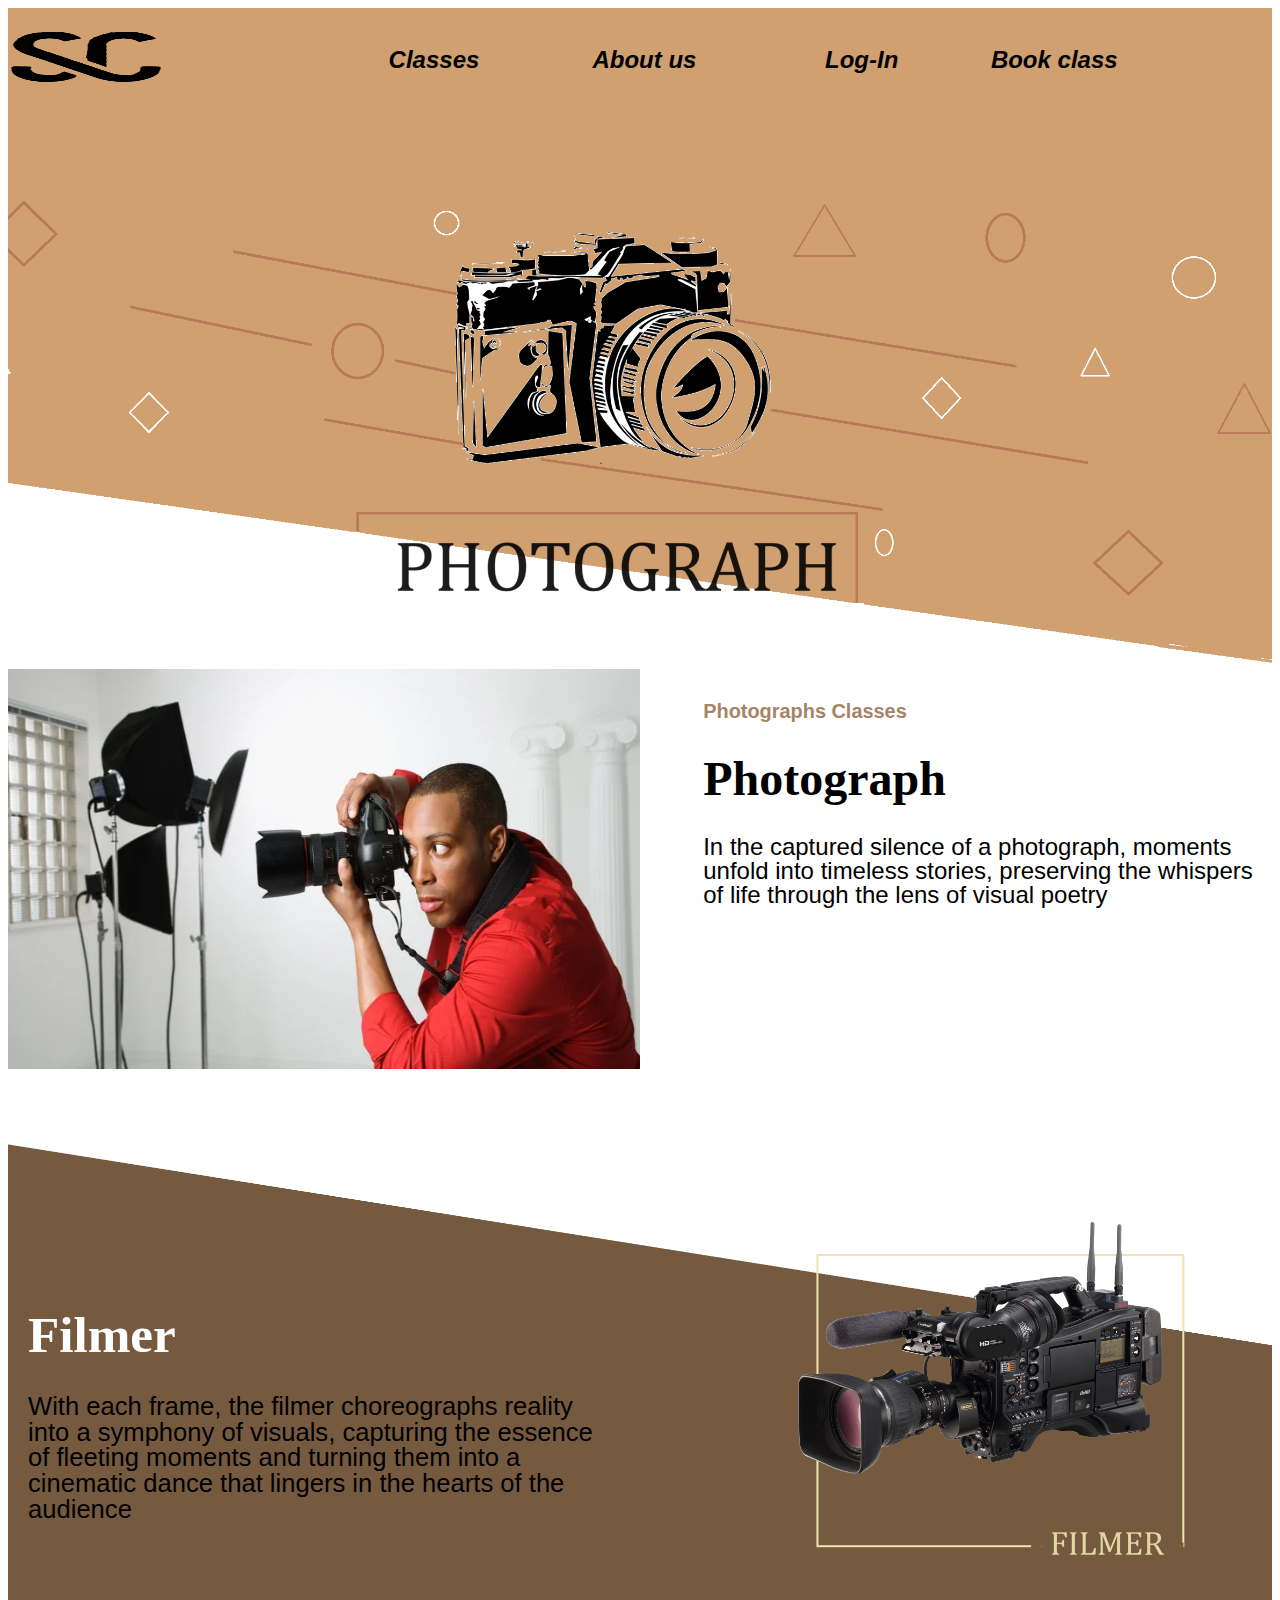
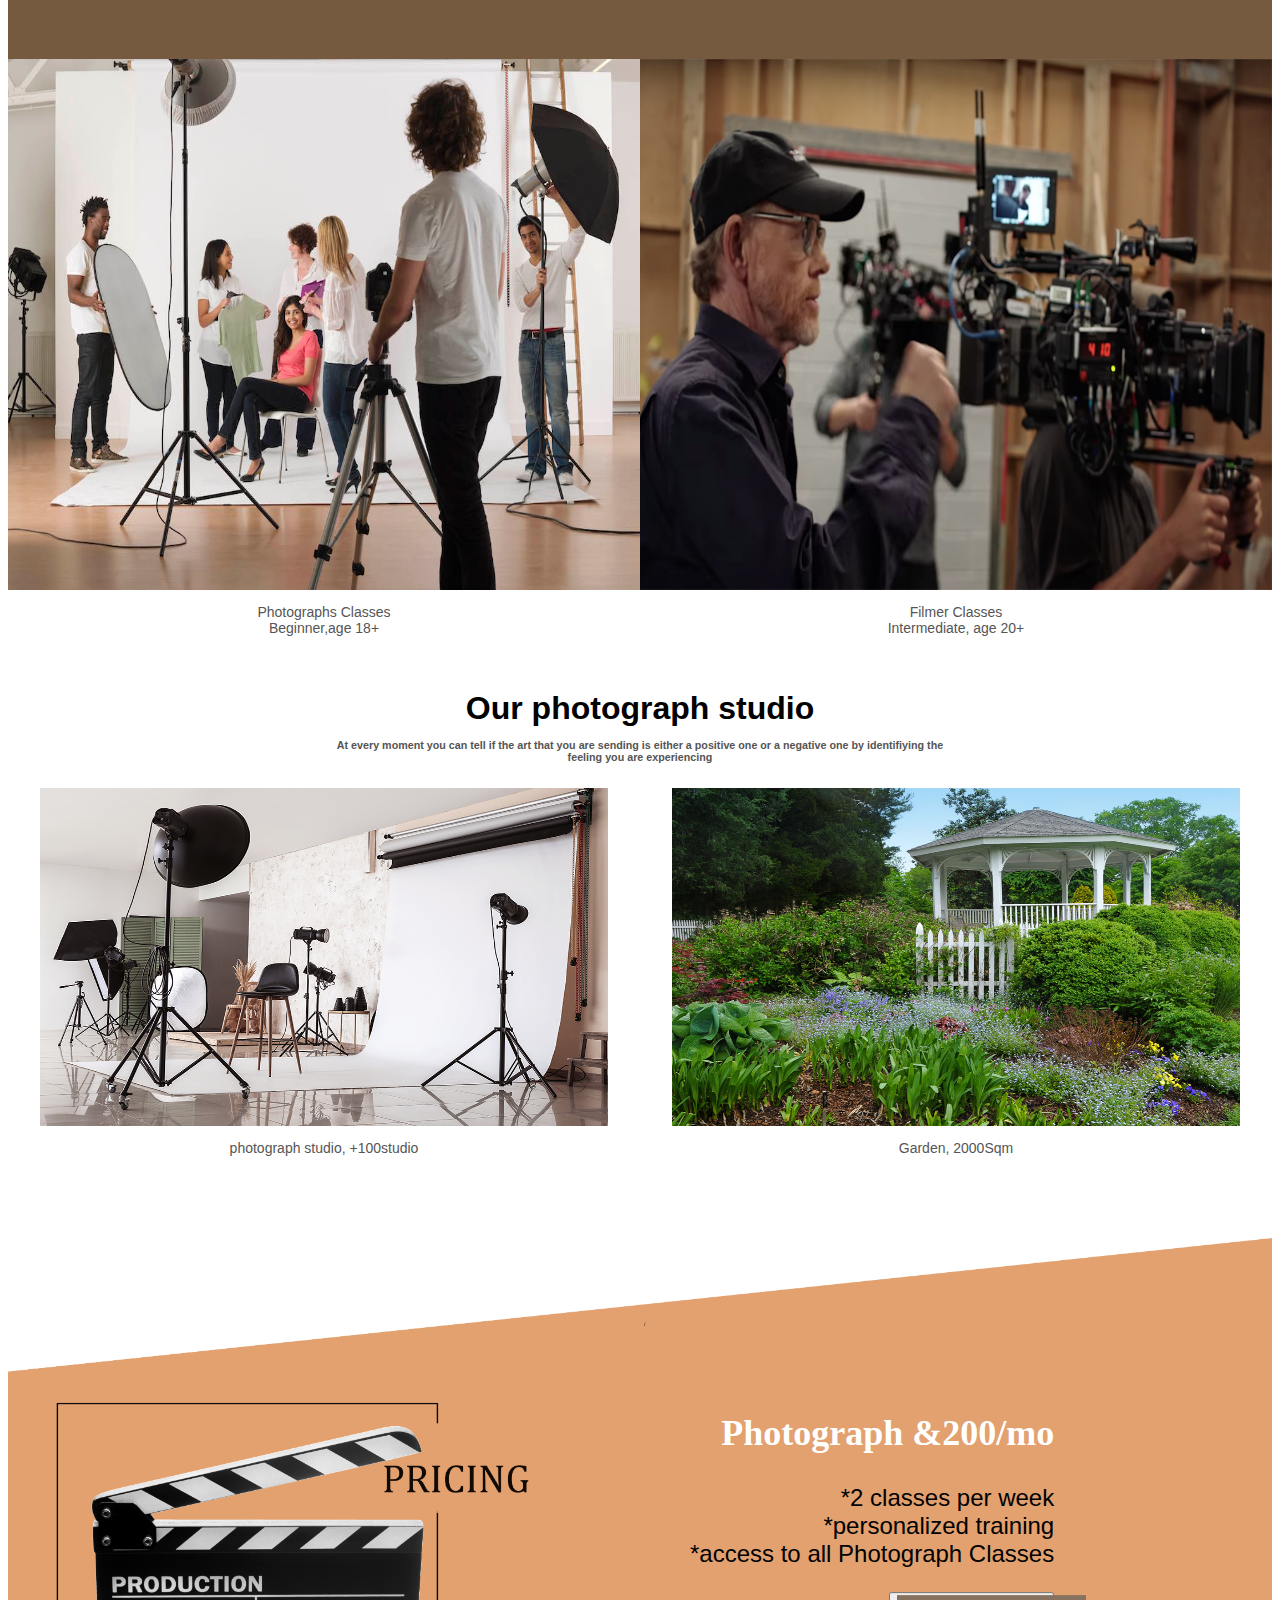
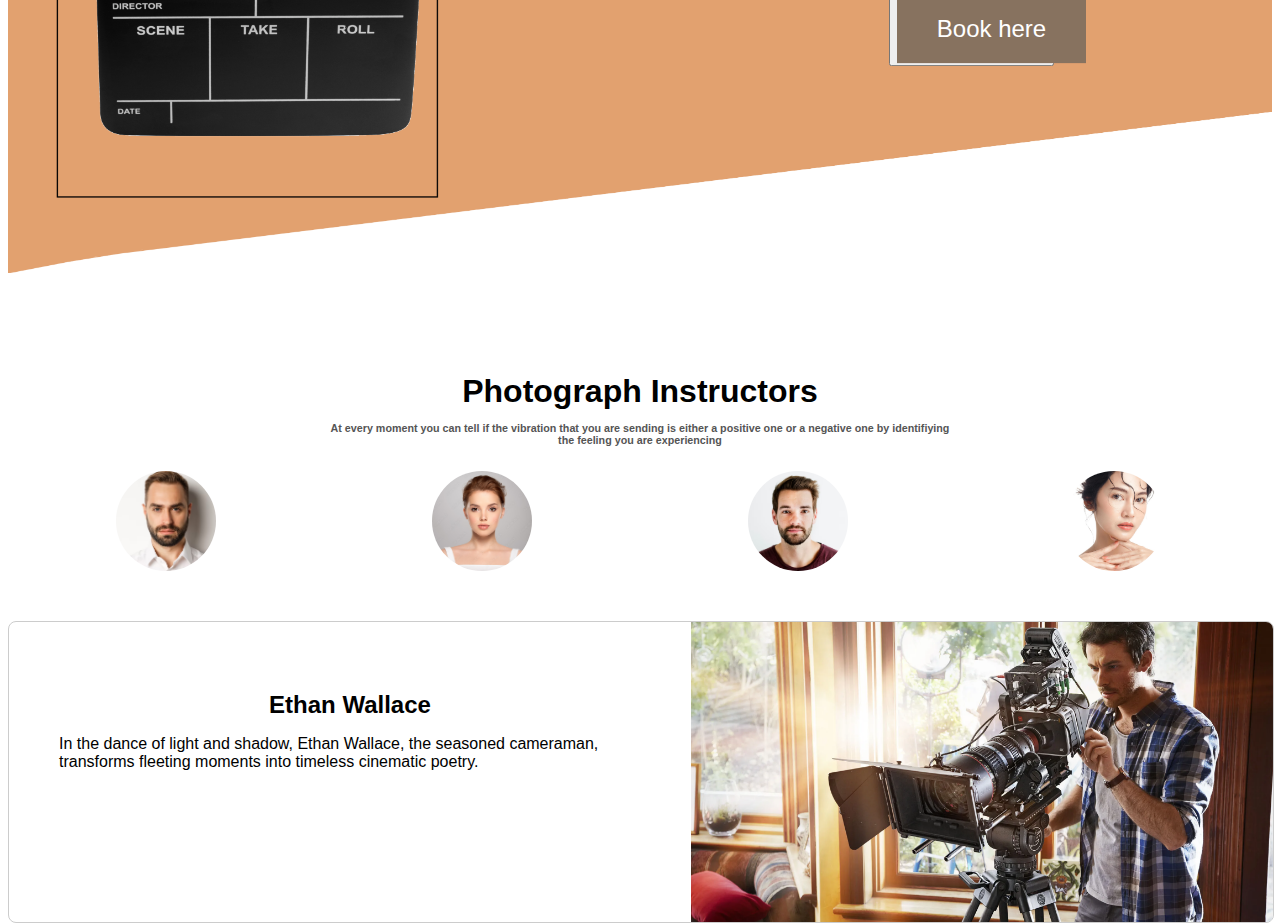
<file: photograph.html>
<!DOCTYPE html>
<html>
<head>
<title>Photograph-Skillcraft</title>
<link rel="icon" type="image/x-icon" href="picture\1.png">
<meta charset="UTF-8">
<meta name="viewport" content="width=device-width, initial-scale=1">
<link rel="stylesheet" href="css/style3.css">
<link rel="stylesheet" type="text/css" href="https://cdnjs.cloudflare.com/ajax/libs/font-awesome/5.15.1/css/all.min.css">
<style>

    body {
  background-color: rgb(255, 255, 255);
  min-height: 50%;
  background-position: center;
  background-size: cover;
}
div.bar{
  background-color: #d1a071;
}
.text-overlay {
    top: 75%;
}
.gallery-item {
    width: 50%;
}
</style>
</head>
<body>
  <div class="bar">
    <table style="width:100% ; height:1cm; position: top;">
        <tr>
            <td style="width:30%"><h4 style="text-align:left;"><a href="projet.html">
                <img src="picture\1.png" alt="Home" width="150" height="50">
            </a></h4></td>
            <td><h4><div class="dropdown">
                Classes
                <div class="dropdown-content">
                  <a href="dance.html">Dance</a>
                  <a href="music.html">Music</a>
                  <a href="art.html">Art</a>
                  <a href="photograph.html">Photograph</a>
                </div>
              </div></h4></td>
            <td><h4><a href="about.html">About us</a></h4></td>
            <td><h4><a href="login.html">Log-In</a></h4></td>
            <td><h4><a href="bookclasses.html">Book class</a></h4></td>
        </tr>    
    </table>
</div>
    <img class="img1" src="picture\photograph1.png" alt="photograph">
    <img class="img_deg" src="picture\photographer.webp" alt="photograph">
    <div class="paragraphe1">
        <h5 style="color: #a68467;">Photographs Classes</h5>
        <h1 style="font-family: Georgia, 'Times New Roman', Times, serif;">Photograph</h1>
            <p>In the captured silence of a photograph, moments unfold into timeless stories, preserving the whispers of life through the lens of visual poetry</p>
    </div>

   <div class="container">
        <img class="img1" src="picture\filmer.png" alt="filmer">
        <div class="text-overlay">
          <h1 style="font-family: Georgia, 'Times New Roman', Times, serif;">Filmer</h1>
            <p>With each frame, the filmer choreographs reality into a symphony of visuals, capturing the essence of fleeting moments and turning them into a cinematic dance that lingers in the hearts of the audience</p>
        </div>
    </div>

    
    <div class="gallery">
      <div class="gallery-item">
          <img src="picture\photograph3.webp" alt="photograph">
          <p class="image-caption">Photographs Classes<br>Beginner,age 18+</p>
      </div>
      
      <div class="gallery-item">
          <img src="picture\filmer1.jpg" alt="filmer">
          <p class="image-caption">Filmer Classes<br>Intermediate, age 20+</p>
      </div>
      
  </div>

<h1 style="text-align: center; margin-top: 100px;">Our photograph studio</h1>
<h6 style="color: #555; text-align: center; width: 50% ; margin-left: 25%;margin-right: 25%;margin-top: -10px;">At every moment you can tell if the art that you are sending is either a positive one or a negative one by identifiying the feeling you are experiencing</h6>

<div class="dancehallgallery">
  <div class="dancehall">
      <img src="picture\photographstudio.jpg" alt="photograph studio">
      <p class="image-caption">photograph studio, +100studio</p>
    </div>
  
  <div class="dancehall">
      <img src="picture\garden.jpg" alt="nature">
      <p class="image-caption">Garden, 2000Sqm</p>
    </div>
</div>
    <div class="container1">
      <img class="img1" src="picture\clapboard.png" alt="clapboard">
      <div class="text-overlay1">
        <h2 style="font-family: Georgia, 'Times New Roman', Times, serif;">Photograph    &200/mo</h2>
          <p>*2 classes per week<br>*personalized training<br>*access to all Photograph Classes</p>
          <button class="button"><a href="bookclasses.html">Book here</a> </button>
      </div>
  </div>
  <h1 style="text-align: center; margin-top: 100px;">Photograph Instructors</h1>
<h6 style="color: #555; text-align: center; width: 50% ; margin-left: 25%;margin-right: 25%;margin-top: -10px;">At every moment you can tell if the vibration that you are sending is either a positive one or a negative one by identifiying the feeling you are experiencing</h6>

<div class="circle-container">
  <div class="circle">
      <img src="picture\cameraman1.avif" alt="cameraman">
  </div>
  <div class="circle">
      <img src="picture\cameraman2.jpg" alt="cameraman">
  </div>
  <div class="circle">
      <img src="picture\cameraman3.avif" alt="cameraman">
  </div>
  <div class="circle">
      <img src="picture\cameraman4.jpg" alt="cameraman">
  </div>
</div>

 <div class="info-box">
        <div class="text">
            <h2 style="text-align: center;">Ethan Wallace</h2>
            <p>In the dance of light and shadow, Ethan Wallace, the seasoned cameraman, transforms fleeting moments into timeless cinematic poetry.</p>
          </div>
        <div class="image">
            <img src="picture\cameraman5.webp" alt="Ethan Wallace">
        </div>
    </div>
</body>
</html>
</file>
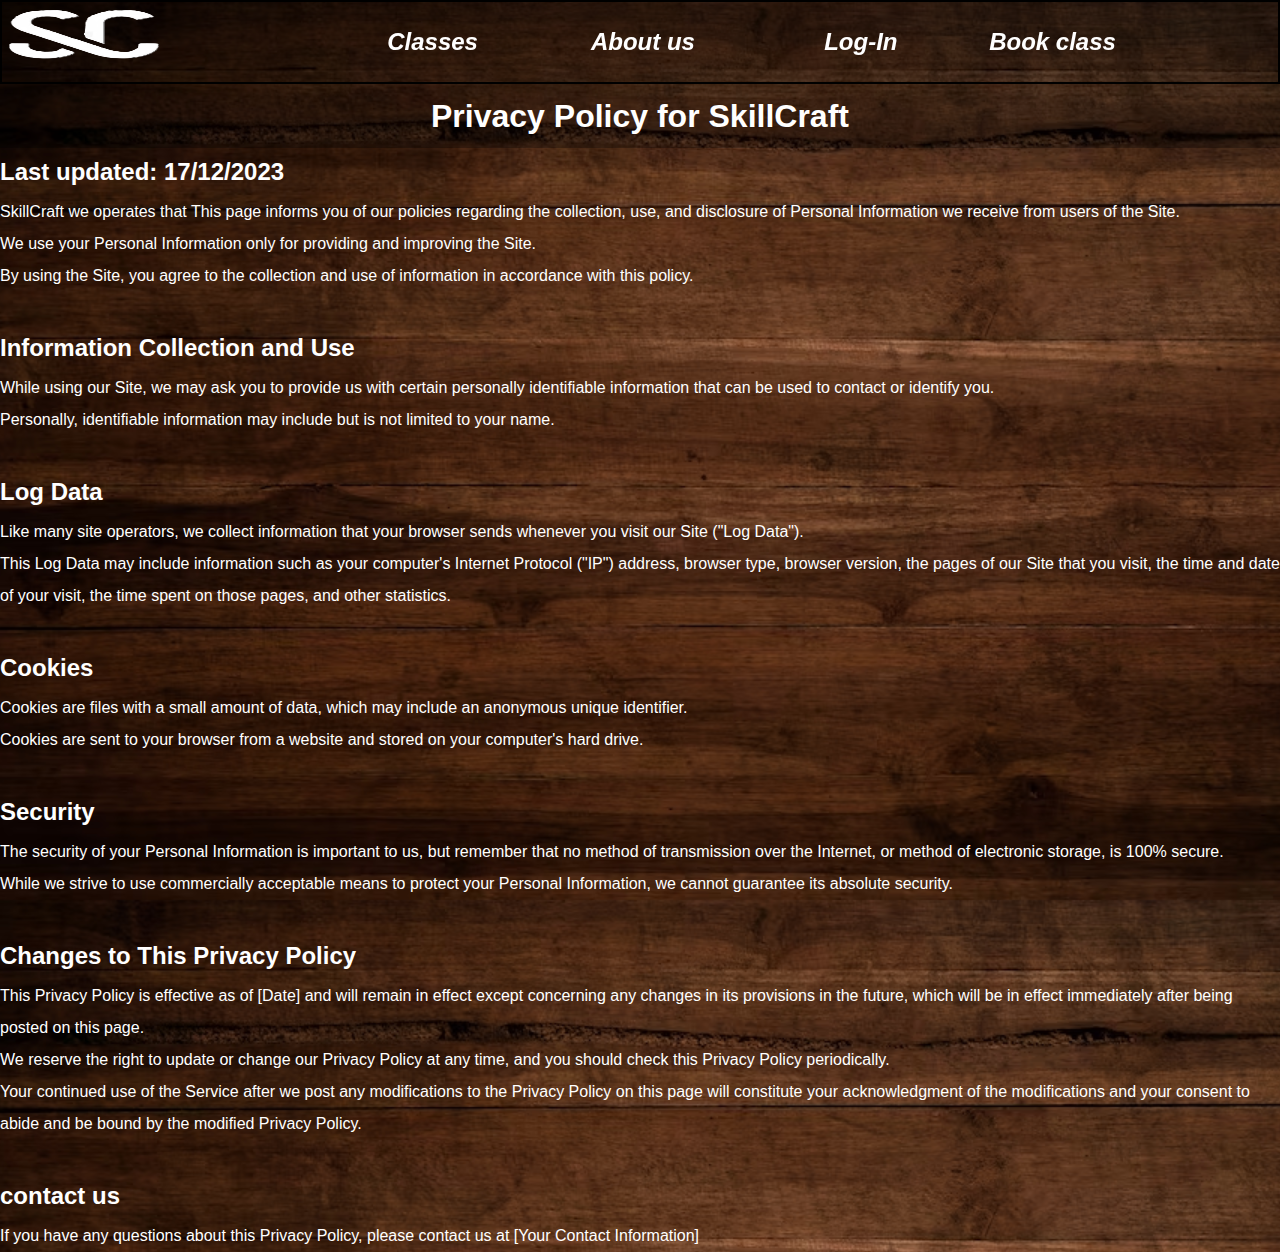
<file: privacypolicy.html>
<!DOCTYPE html>
<html>
<head>
<title>Privacy policy-Skillcraft</title>
<link rel="icon" type="image/x-icon" href="picture\1.png">
<meta charset="UTF-8">
<meta name="viewport" content="width=device-width, initial-scale=1">
<link rel="stylesheet" href="css/style.css">
<link rel="stylesheet" type="text/css" href="https://cdnjs.cloudflare.com/ajax/libs/font-awesome/5.15.1/css/all.min.css">
<style>
  div.sticky {
  position: -webkit-sticky;
  position: sticky;
  top: 0;
  padding: 5px;
  background-color: #0000005d;
  border: 2px solid #000000;
}
body {
  background-image: url('2.avif');
  min-height: 50%;
  background-position: center;
  background-size: cover;
}
h1{
    text-size-adjust: 40px;
    text-align: center;
    color: rgb(255, 255, 255);
    background-color: rgba(0, 0, 0, 0.297);
    font-size: xx-large;
}
h3{
    text-size-adjust: 30px;
  color: rgb(255, 255, 255);
  font-size: x-large;
}
p{
  color:white;
}

table, th, td{
    height:fit-content;
}

</style>
</head>
<body>
<div class="sticky">
    <table style="width:100% ; height:1cm; position: top;">
        <tr>
            <td style="width:30%"><h4 style="text-align:left;"><a href="projet.html">
                <img src="picture\8.png" alt="Home" width="150" height="50">
            </a></h4></td>
            <td><h4><div class="dropdown">
                Classes
                <div class="dropdown-content">
                  <a href="dance.html">Dance</a>
                  <a href="music.html">Music</a>
                  <a href="drawing.html">Drawing</a>
                  <a href="photograph.html">Photograph</a>
                </div>
              </div></h4></td>
            <td><h4><a href="about.html">About us</a></h4></td>
            <td><h4><a href="login.html">Log-In</a></h4></td>
            <td><h4><a href="bookclasses.html">Book class</a></h4></td>
            
          </tr>    
    </table>
</div>
<h1><b>Privacy Policy for SkillCraft</b></h1>
    <h3>Last updated: 17/12/2023</h3>
    <p> SkillCraft we operates that This page informs you of our policies regarding the collection, use, and disclosure of Personal Information we receive from users of the Site.<br>
    We use your Personal Information only for providing and improving the Site.<br>
     By using the Site, you agree to the collection and use of information in accordance with this policy.<br><br></p>
    <h3>Information Collection and Use</h3>
   <p> While using our Site, we may ask you to provide us with certain personally identifiable information that can be used to contact or identify you.<br>
    Personally, identifiable information may include but is not limited to your name.<br><br></p>   
    <h3>Log Data</h3>
    <p>Like many site operators, we collect information that your browser sends whenever you visit our Site ("Log Data").<br>
    This Log Data may include information such as your computer's Internet Protocol ("IP") address, browser type, browser version, the pages of our Site that you visit, the time and date of your visit, the time spent on those pages, and other statistics.<br><br></p>
    <h3>Cookies</h3>
    <p>Cookies are files with a small amount of data, which may include an anonymous unique identifier.<br>
     Cookies are sent to your browser from a website and stored on your computer's hard drive.<br><br></p>
    <h3>Security</h3>
    <p>The security of your Personal Information is important to us, but remember that no method of transmission over the Internet, or method of electronic storage, is 100% secure.<br>
     While we strive to use commercially acceptable means to protect your Personal Information, we cannot guarantee its absolute security.<br><br></p>
    <h3>Changes to This Privacy Policy</h3>
    <p>This Privacy Policy is effective as of [Date] and will remain in effect except concerning any changes in its provisions in the future, which will be in effect immediately after being posted on this page.<br>
    We reserve the right to update or change our Privacy Policy at any time, and you should check this Privacy Policy periodically.<br>
    Your continued use of the Service after we post any modifications to the Privacy Policy on this page will constitute your acknowledgment of the modifications and your consent to abide and be bound by the modified Privacy Policy.<br><br></p>
    <h3>contact us</h3>
    <p>If you have any questions about this Privacy Policy, please contact us at [Your Contact Information]</p>
</body>
</html>
</file>
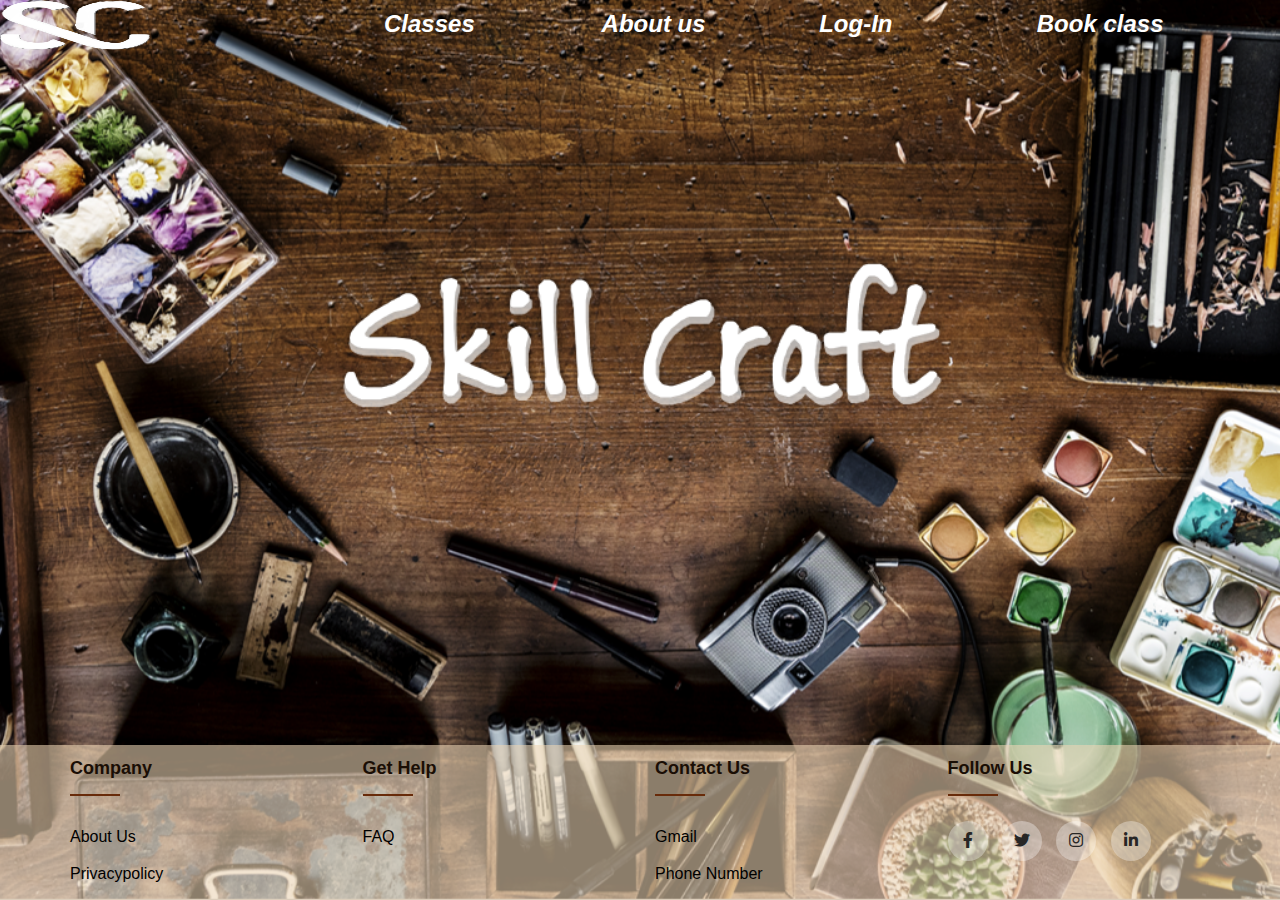
<file: projet.html>
<!DOCTYPE html>
<html>
<head>
<title>Skillcraft</title>
<link rel="icon" type="image/x-icon" href="picture\1.png">
<meta charset="UTF-8">
<meta name="viewport" content="width=device-width, initial-scale=1">
<link rel="stylesheet" href="css/style.css">
<link rel="stylesheet" type="text/css" href="https://cdnjs.cloudflare.com/ajax/libs/font-awesome/5.15.1/css/all.min.css">
<style>
    body {
  background-image: url('Screenshot 2023-12-17 200511.png');
  min-height: 50%;
  background-position: center;
  background-size: cover;
}

</style>
</head>
<body>
    <ul>
            <li style="width:30%; float: left;" ><h4 style="text-align:left;"><a href="projet.html">
                <img src="picture\8.png" alt="Home" width="150" height="50">
            </a></h4></li>
            <li style="width: 17%; float: left;"><h4><div class="dropdown">
                Classes
                <div class="dropdown-content">
                  <a href="dance.html">Dance</a>
                  <a href="music.html">Music</a>
                  <a href="art.html">Art</a>
                  <a href="photograph.html">Photograph</a>
                </div>
              </div></h4></li>
            <li style="width: 17%; float: left;"><h4><a href="about.html">About us</a></h4></li>
            <li style="width: 17%; float: left;"><h4><a href="login.html">Log-In</a></h4></li>  
            <li style="width: 17%; float: left;"><h4><a href="bookclasses.html">Book class</a></h4></li> 
    </ul>
<footer class="footer">
    <div class="container">
        <div class="row">
            <div class="footer-col">
                <h4>company</h4>
                <ul>
                    <li><a href="about.html">about us</a></li>
                    <li><a href="privacypolicy.html">privacypolicy</a></li>
                </ul>
            </div>
            <div class="footer-col">
                <h4>get help</h4>
                <ul>
                    <li><a href="FAQ.html">FAQ</a></li></ul>
            </div>
            <div class="footer-col">
                <h4>contact us</h4>
                <ul>
                    <li><a href="mailto:skillcraft@gmail.com">gmail</a></li>
                    <li><a href="tel:71234567">phone number</a></li>
                </ul>
            </div>
            <div class="footer-col">
                <h4>follow us</h4>
                <div class="social-links">
                    <a href="https://www.facebook.com/photo/?fbid=122107455248128323&set=a.122107455290128323&__tn__=%3C"><i class="fab fa-facebook-f"></i></a>
                    <a href="https://twitter.com/Skill_crafters/photo"><i class="fab fa-twitter"></i></a>
                    <a href="https://www.instagram.com/skillcraft017/"><i class="fab fa-instagram"></i></a>
                    <a href="https://www.linkedin.com/company/skill-craft"><i class="fab fa-linkedin-in"></i></a>
                </div>
            </div>
        </div>
    </div>
</footer>
</body>
</html>
</file>
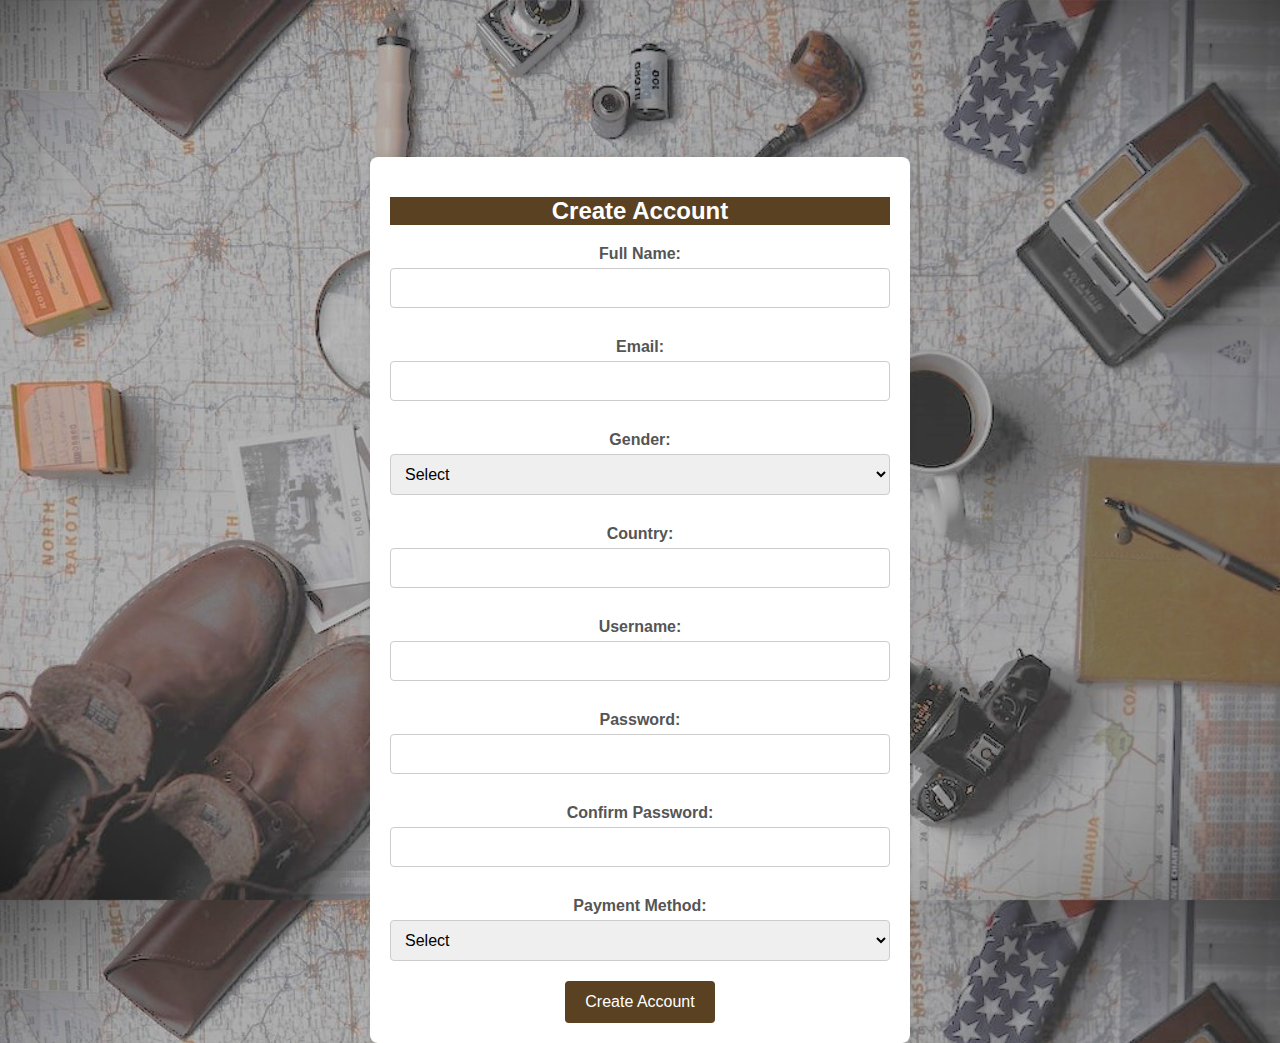
<file: signin.html>
<!DOCTYPE html>
<html lang="en">
<head>
    <meta charset="UTF-8">
    <meta name="viewport" content="width=device-width, initial-scale=1.0">
    <title>Create Account-Skillcraft</title>
    <style>
        body {
            font-family: 'Arial', sans-serif;
           margin: 0;
            padding: 0;
            display: flex;
            align-items: center;
            justify-content: center;
            height: 100vh;
        }
        body, html{height: 100%;}
body {
  background-image: url('photo-1496950866446-3253e1470e8e.jpeg');
  min-height: 50%;
  background-position: center;
  background-size: cover;
}

        form {
            background-color: #fff;
            padding: 20px;
            border-radius: 8px;
            box-shadow: 0 0 10px rgba(0, 0, 0, 0.1);
            max-width: 500px;
            width: 100%;
            text-align: center;
            height: fit-content;
            margin-top: 300px;
        }

        h2 {
            color: #333;
        }

        label {
            display: block;
            margin: 10px 0 5px;
            font-weight: bold;
            color: #555;
        }

        input, select {
            width: 100%;
            padding: 10px;
            margin-bottom: 20px;
            box-sizing: border-box;
            border: 1px solid #ccc;
            border-radius: 4px;
            font-size: 16px;
        }

        button {
            background-color: #5a4122;
            color: white;
            border: none;
            padding: 12px 20px;
            text-align: center;
            text-decoration: none;
            display: inline-block;
            font-size: 16px;
            border-radius: 4px;
            cursor: pointer;
        }

        button:hover {
            background-color: #947146;
        }

        .error-message {
            color: #ff0000;
            margin-top: -10px;
            margin-bottom: 10px;
        }
    </style>
</head>
<body>

    <form id="signupForm">
        <h2 style="background-color: #5a4122; color: white;">Create Account</h2>
        <label for="fullName">Full Name:</label>
        <input type="text" id="fullName" name="fullName" required>

        <label for="email">Email:</label>
        <input type="email" id="email" name="email" required>

        <label for="gender">Gender:</label>
        <select id="gender" name="gender" required>
            <option value="">Select</option>
            <option value="male">Male</option>
            <option value="female">Female</option>
            <option value="other">Other</option>
        </select>

        <label for="country">Country:</label>
        <input type="text" id="country" name="country" required>

        <label for="username">Username:</label>
        <input type="text" id="username" name="username" required>

        <label for="password">Password:</label>
        <input type="password" id="password" name="password" required>

        <label for="confirmPassword">Confirm Password:</label>
        <input type="password" id="confirmPassword" name="confirmPassword" required>

        <label for="paymentMethod">Payment Method:</label>
        <select id="paymentMethod" name="paymentMethod" required>
            <option value="">Select</option>
            <option value="creditCard">Credit Card</option>
            <option value="paypal">PayPal</option>
            <option value="bankTransfer">Bank Transfer</option>
        </select>

        <div class="error-message" id="errorMessage"></div>

        <button type="button" onclick="createAccount()">Create Account</button>
    </form>

    <script>
        function createAccount() {
            var fullName = document.getElementById("fullName").value;
            var email = document.getElementById("email").value;
            var gender = document.getElementById("gender").value;
            var country = document.getElementById("country").value;
            var username = document.getElementById("username").value;
            var password = document.getElementById("password").value;
            var confirmPassword = document.getElementById("confirmPassword").value;
            var paymentMethod = document.getElementById("paymentMethod").value;

            var emailPattern = /^[^\s@]+@[^\s@]+\.[^\s@]+$/;
            if (!emailPattern.test(email)) {
                document.getElementById("errorMessage").innerText = "Invalid email format. Please enter a valid email address.";
                return;
            }

            if (password.length < 8) {
                document.getElementById("errorMessage").innerText = "Password must have at least 8 characters.";
                return;
            }

            if (password !== confirmPassword) {
                document.getElementById("errorMessage").innerText = "Passwords do not match. Please try again.";
                return;
            }

            alert(`Account created successfully!\nFull Name: ${fullName}\nEmail: ${email}\nGender: ${gender}\nCountry: ${country}\nUsername: ${username}\nPayment Method: ${paymentMethod}`);
        }
    </script>

</body>
</html>
</file>
<file: css/style.css>
@import url('https://fonts.googleapis.com/css2?family=Poppins:wght@300;400;500;600;700&display=swap');
body{
    line-height: 2;
    font-family: 'Poppins', sans-serif;
}
footer{
    position: absolute;
    bottom: 0;
    left: 0;
    right: 0;

}
*{
    margin:0;
    padding: 0;
    box-sizing: border-box;
}
.container{
    max-width: 1170px;
    margin: auto;
}
.row{
    display: flex;
    flex-wrap: wrap;
}
ul{
    list-style: none;
}
.footer{
    background-color: rgba(236, 212, 181, 0.588);
    padding: 5px 0;
}
.footer-col{
    width: 25%;
    padding: 0 15px;
}
.footer-col h4{
    font-size: 18px;
    color: rgb(26, 14, 5);
    text-transform: capitalize;
    margin-bottom: 35px;
    font-weight: 700;
    position: relative;
}
.footer-col h4::before{
    content:'';
    position:absolute;
    left: 0;
    bottom: -10px;
    background-color: rgb(104, 43, 10);
    height: 2px;
    box-sizing: border-box;
    width: 50px;
}
.footer-col ul li{
    margin-bottom: 5px;
}
.footer-col ul li a{
    font-size: 16px;
    text-transform: capitalize;
    color: rgb(0, 0, 0);
    text-decoration: none;
    font-weight: 300;
    display:block;
    transition: all 0.3s ease;
}
.footer-col ul li a:hover{
    color: white;
    padding-left: 8px;
}
.footer-col .social-links a{
    display: inline-block;
    height: 40px;
    width: 40px;
    background-color: rgba(255, 254, 254, 0.333);
    margin:0 10px 10px 0;
    text-align: center;
    line-height: 40px;
    border-radius: 50%;
    color: rgb(39, 38, 37);
    transition: all 1s ease;
}
.footer-col .social-links a:hover{
    color: #000000;
    background-color: white;
}
@media(max-width: 767px){
    .footer-col{
        width: 50%;
        margin-bottom: 30px;
    }
}
@media(max-width: 574px){
    .footer-col{
        width: 100%;
    }
}
body,h1 {font-family: "fantasy", sans-serif}
body, html {height: 100%}

h4 a{
    color: rgb(255, 255, 255);
    text-decoration: none;
    font-size: x-large;
    font-style: italic;
    font-weight:bolder;
}
h4 :hover{
    color: rgb(190, 122, 67);
}


.dropdown {
  color: rgb(255, 255, 255);
  position: relative;
  display: inline-block;
  font-size: x-large;
  font-style: italic;
  font-weight: bolder;
}

.dropdown-content {
  display: none;
  position: absolute;
  background-color: rgba(0, 0, 0, 0.81);
}
.dropdown-content :hover{
    color: rgb(190, 122, 67);
}
.dropdown-content a {
  color: rgb(255, 255, 255);
  padding: 12px 16px;
  text-decoration: none;
  display: block;
}

.dropdown-content a:hover {background-color: #ddd;}

.dropdown:hover .dropdown-content {display: block;}
</file>
<file: css/style2.css>
*{
    margin:0;
    padding: 0;
    box-sizing: border-box;
}

.row{
    display: flex;
    flex-wrap: wrap;
}
ul{
    list-style: none;
}
body,h1 {font-family: "fantasy", sans-serif}
body, html {height: 100%}

h4 a{
    color: rgb(0, 0, 0);
    text-decoration: none;
    font-size: x-large;
    font-style: italic;
    font-weight:bolder;
}
h4 :hover{
    color: rgb(190, 122, 67);
}


.dropdown {
  color: rgb(0, 0, 0);
  position: relative;
  display: inline-block;
  font-size: x-large;
  font-style: italic;
  font-weight: bolder;
}

.dropdown-content {
  display: none;
  position: absolute;
  background-color: rgba(218, 218, 218, 0.81);
}
.dropdown-content :hover{
    color: rgb(190, 122, 67);
}
.dropdown-content a {
  color: rgb(0, 0, 0);
  padding: 12px 16px;
  text-decoration: none;
  display: block;
}

.dropdown-content a:hover {background-color: #ddd;}

.dropdown:hover .dropdown-content {display: block;}




div.sticky {
    top: 0;
    padding: 5px;
  }
  
  body {
    background-color: white;
    min-height: 50%;
    background-position: center;
    background-size: cover;
  }

  
  
  
  h1{
      color: black;
      margin-bottom: 10px;
  }
  h4{
      color: rgb(111, 80, 37);
  }
  .paragraphe1 {
    text-align: left;
    width: 45%;
    line-height: 1;
    height: 400px;
    float: right;
  }
  .img_deg{
      float: left;
      width: 50%;
      height: 300px;
      margin-bottom: 70px;
      margin-left: 5px;
  }
  .img{
      float:right;
      width: 50%;
  }
  .paragraphe2 {
      text-align: left;
      width: 50%;
      line-height: 1;
      margin-bottom: 70px;
  }
  .paragraphe3{
    margin-top: 70px;
  }

  .column {
    float: left;
    width: 25%;
    margin-bottom: 16px;
    padding: 0 8px;
  }
  
  @media screen and (max-width: 650px) {
    .column {
      width: 100%;
      display: block;
    }
  }
  
  .card {
    box-shadow: 0 4px 8px 0 rgba(0, 0, 0, 0.2);
  }
  
  .container {
    padding: 0 16px;
  }
  
  
  .title {
    color: grey;
  }
  
  .button a{
    border: none;
    outline: 0;
    display: inline-block;
    padding: 8px;
    color: white;
    background-color: rgb(111, 80, 37);
    text-align: center;
    cursor: pointer;
    width: 100%;
    text-decoration: none;
  }
  
  .button a:hover {
    background-color: rgb(50, 36, 17);
  
  }
  
  .container1 {
    position: relative;
    width: 45%;
    margin-bottom: 16px;
    margin-right: 16px;
  }
  @media screen and (max-width: 650px) {
    .container1 {
      width: 100%;
      display: block;
    }
  }
  .image {
    display: block;
    width: 100%;
    height: 100%;
  }
  
  .overlay {
    position: absolute;
    top: 0;
    bottom: 0;
    left: 0;
    right: 0;
    height: 100%;
    width: 100%;
    opacity: 0;
    transition: .5s ease;
    background-color: rgb(173, 107, 63);
  }
  
  .container1:hover .overlay {
    opacity: 0.9;
  }
  
  .text {
    color: white;
    position: absolute;
    top: 50%;
    left: 50%;
    transform: translate(-50%, -50%);
    -ms-transform: translate(-50%, -50%);
    height: fit-content;
    font-size: 1vw;
  }
  
  
  
  * {box-sizing: border-box}
  body {font-family: Verdana, sans-serif; margin:0}
  .mySlides {display: none}
  img {vertical-align: middle;}

  .slideshow-container {
    max-width: 1000px;
    position: relative;
    margin: auto;
  }

  .prev, .next {
    cursor: pointer;
    position: absolute;
    top: 50%;
    width: auto;
    padding: 16px;
    margin-top: -22px;
    color: rgb(0, 0, 0);
    font-weight: bold;
    font-size: 18px;
    transition: 0.6s ease;
    border-radius: 0 3px 3px 0;
    user-select: none;
  }
  
  .next {
    right: 0;
    border-radius: 3px 0 0 3px;
  }
  
  .prev:hover, .next:hover {
    background-color: rgba(0,0,0,0.8);
    color: white;
  }
  
  .text1 {
    color: #000000;
    background-color: rgba(255, 255, 255, 0.686);
    font-size: 30px;
    font-weight: bolder;
    font-style: oblique;
    position: absolute;
    width: 25%;
    height: min-content;
    bottom: 8px;
    right: 16px;
    text-align: center;
  }
  
  .numbertext {
    color: #f2f2f2;
    font-size: 12px;
    padding: 8px 12px;
    position: absolute;
    top: 0;
  }
  
  .dot {
    cursor: pointer;
    height: 15px;
    width: 15px;
    margin: 0 2px;
    background-color: #bbb;
    border-radius: 50%;
    display: inline-block;
    transition: background-color 0.6s ease;
  }
  
  .active, .dot:hover {
    background-color: #717171;
  }
  
  .fade {
    animation-name: fade;
    animation-duration: 1.5s;
  }
</file>
<file: css/style3.css>
body,h1 {font-family: "fantasy", sans-serif}
body, html {height: 100%}

h4 a{
    color: rgb(0, 0, 0);
    text-decoration: none;
    font-size: x-large;
    font-style: italic;
    font-weight:bolder;
}
h4 :hover{
    color: rgb(141, 93, 55);
}
p{
    color: black;
}

.dropdown {
  color: rgb(0, 0, 0);
  position: relative;
  display: inline-block;
  font-size: x-large;
  font-style: italic;
  font-weight: bolder;
}

.dropdown-content {
  display: none;
  position: absolute;
  background-color: rgba(185, 183, 183, 0.499);
}
.dropdown-content :hover{
    color: rgb(141, 93, 55);
}
.dropdown-content a {
  color: rgb(0, 0, 0);
  padding: 12px 16px;
  text-decoration: none;
  display: block;
}

.dropdown-content a:hover {background-color: #ddd;}

.dropdown:hover .dropdown-content {display: block;}
div.sticky {
    position: -webkit-sticky;
    position: sticky;
    top: 0;
    padding: 0px;
    background-color: #cccccc5a;
  }
  ul{
    list-style: none;
  }


  .img_deg{
    float: left;
    width: 50%;
    height: 400px;
    margin-bottom: 70px;
}
.paragraphe1 {
  text-align: left;
  width: 45%;
  line-height: 1;
  height: 400px;
  float: right;
  font-size: x-large;
}
.img1{
    width: 100%;
    height: auto;
    display: block;
}


.container {
    position: relative;
    text-align: left;
}
.container1 {
    position: relative;
    text-align: right;
    margin-top: 0px;

}
.text-overlay1 {
    position: absolute;
    top: 45%;
    left: 50%;
    transform: translate(0, -50%);
    color: white;
    padding:50px;
    font-size:x-large;
}
.text-overlay {
    position: absolute;
    text-align: left;
    top: 70%;
    right: 50%;
    transform: translate(0, -50%);
    color: white;
    padding: 20px;
    font-size:x-large;
    font-size: 2vw;
    line-height: 1;
}
.gallery {
    display: flex;
    flex-wrap: wrap;
    justify-content: space-around;
    padding: 0px;
    
}

.gallery-item {
    width: 25%;
    margin: 0px;
    text-align: center;
}

.gallery-item img {
    width: 100%;
    height: 100%;
}

.image-caption {
    margin-top: 10px;
    font-size: 14px;
    color: #555;
}
.dancehallgallery{
    display: flex;
    flex-wrap: wrap;
    justify-content: space-around;
    padding: 0px;
}

.dancehall{
    width: 45%;
    margin: 0px;
    text-align: center;
}

.dancehall img {
    width: 100%;
    height: auto;
    height: 75%;
}
.button a{
  border: none;
    outline: 0;
    display: inline-block;
    padding: 20px;
    color: white;
    background-color: #87725f;
    text-align: center;
    cursor: pointer;
    width: 100%;
    text-decoration: none;
    font-size: x-large;
}
.button a:hover {
    background-color: #56493d;
  
  }
  .circle-container {
            display: flex;
            justify-content: space-around;
            align-items: center;
        }

        .circle {
            width: 100px;
            height: 100px;
            border-radius: 50%;
            overflow: hidden;
            margin: 0 10px;
        }

        .circle img {
            width: 100%;
            height: 100%;
            object-fit: cover;
        }

        .info-box {
            display: flex;
            margin-top: 50px;
            margin-bottom: 50px;
            width: 100%;
            height: 300px;
            border: 1px solid #ccc;
            border-radius: 8px;
            overflow: hidden;
        }

        .text {
            flex: 1;
            padding: 50px;
        }

        .text h2 {
            margin-bottom: 10px;
        }

        .image {
            flex: 1;
            overflow: hidden;
        }

        .image img {
            width: 100%;
            height: 100%;
            object-fit: cover;
        }
</file>
<file: css/style1.css>
body,h1 {font-family: "fantasy", sans-serif}
body, html {height: 100%}

h4 a{
    color: rgb(0, 0, 0);
    text-decoration: none;
    font-size: x-large;
    font-style: italic;
    font-weight:bolder;
}
h4 :hover{
    color: rgb(141, 93, 55);
}
p{
    color: black;
}

.dropdown {
  color: rgb(0, 0, 0);
  position: relative;
  display: inline-block;
  font-size: x-large;
  font-style: italic;
  font-weight: bolder;
}

.dropdown-content {
  display: none;
  position: absolute;
  background-color: rgba(185, 183, 183, 0.499);
}
.dropdown-content :hover{
    color: rgb(141, 93, 55);
}
.dropdown-content a {
  color: rgb(0, 0, 0);
  padding: 12px 16px;
  text-decoration: none;
  display: block;
}

.dropdown-content a:hover {background-color: #ddd;}

.dropdown:hover .dropdown-content {display: block;}
div.sticky {
    position: -webkit-sticky;
    position: sticky;
    top: 0;
    padding: 0px;
    background-color: #cccccc5a;
  }
  ul{
    list-style: none;
  }
</file>
